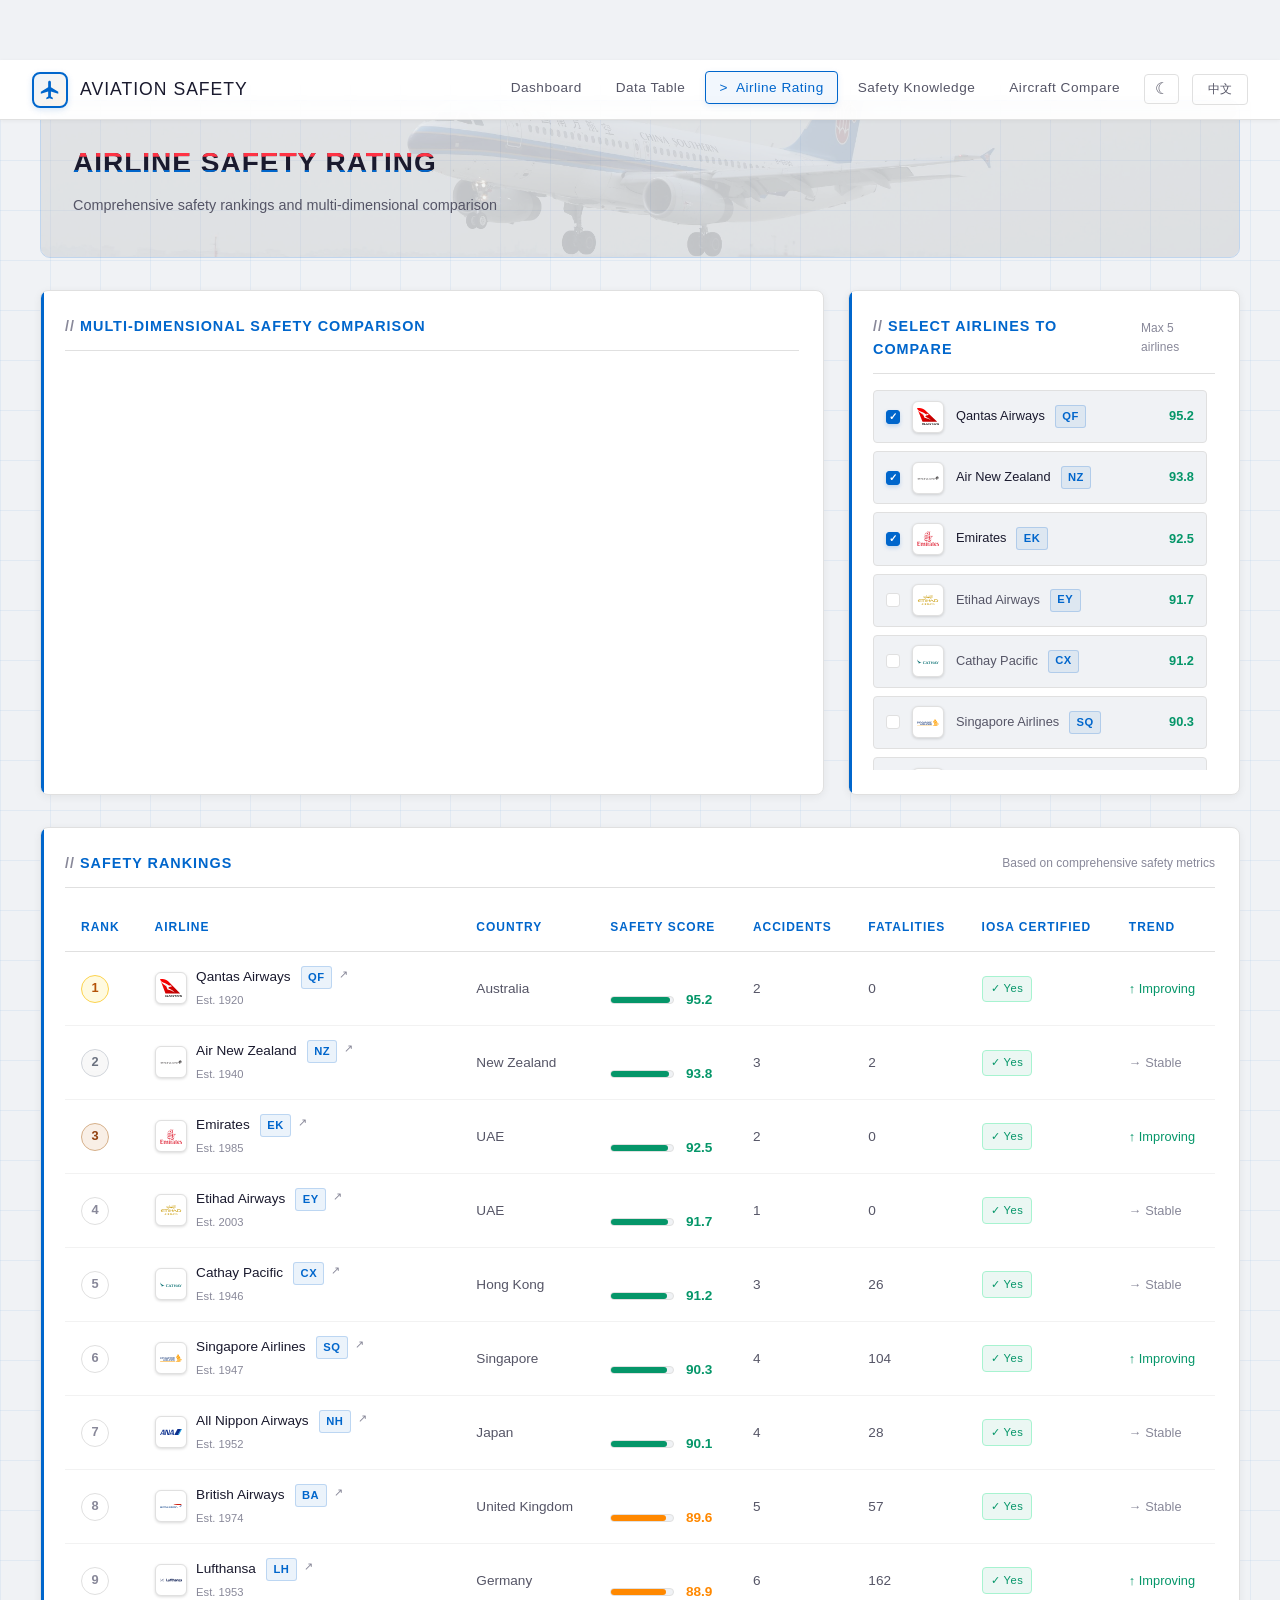
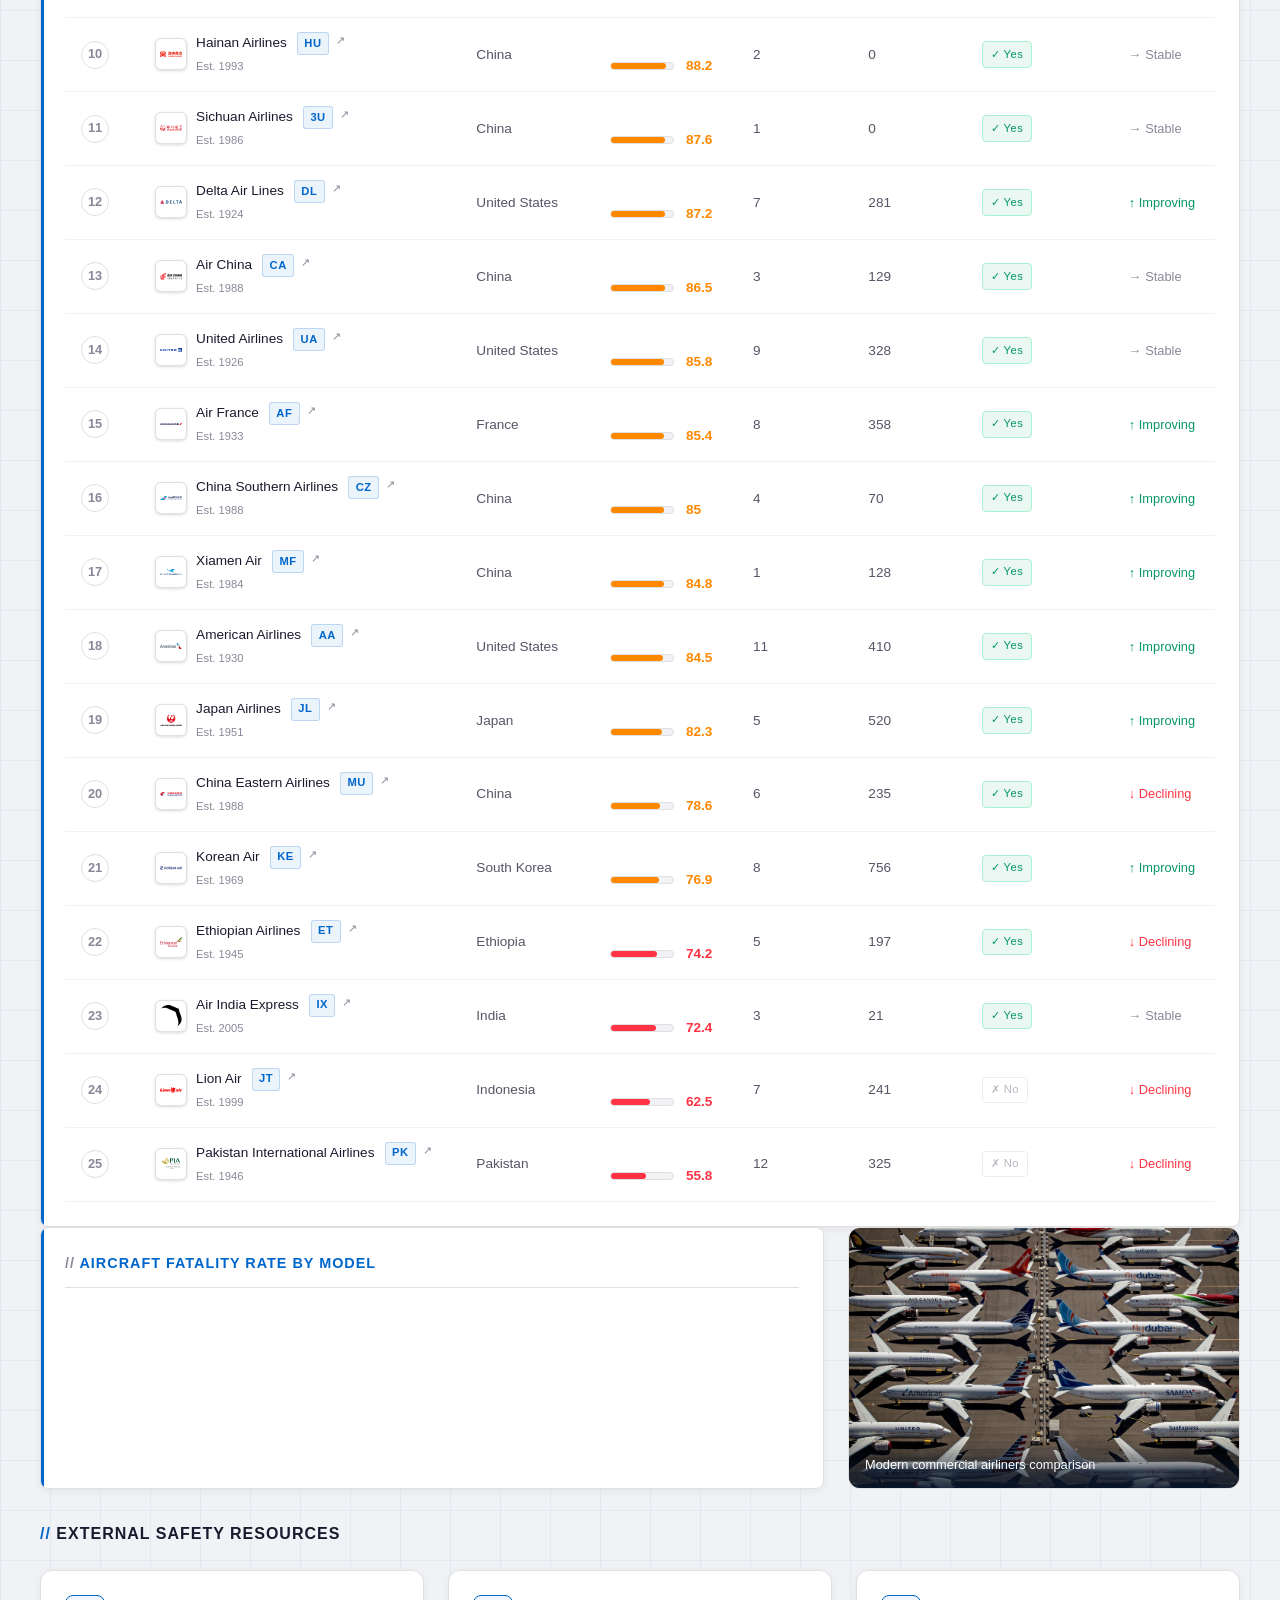
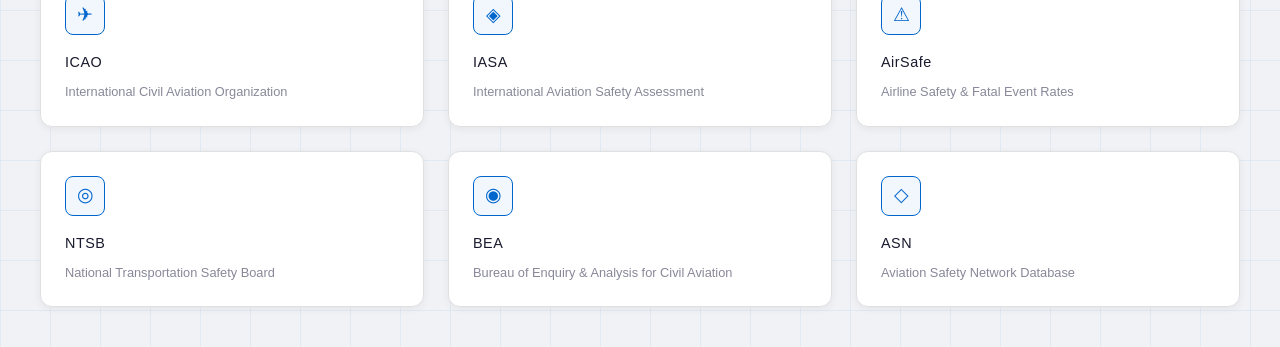
<file: rating.html>
<!DOCTYPE html>
<html lang="en">
<head>
    <meta charset="UTF-8">
    <meta name="viewport" content="width=device-width, initial-scale=1.0">
    <title data-i18n-title="pageTitleRating">Aviation Safety Analytics | Airline Rating</title>
    
    <!-- Chart.js -->
    <script src="lib/chart.umd.min.js" defer></script>
    
    <!-- Styles -->
    <link rel="stylesheet" href="css/common.css">
    <link rel="stylesheet" href="css/rating.css">
</head>
<body>
    <div class="bg-grid"></div>
    
    <!-- Navigation -->
    <nav class="navbar">
        <a href="index.html" class="navbar-brand">
            <div class="logo"><svg viewBox="0 0 24 24" xmlns="http://www.w3.org/2000/svg"><path d="M21 16v-2l-8-5V3.5C13 2.67 12.33 2 11.5 2S10 2.67 10 3.5V9l-8 5v2l8-2.5V19l-2 1.5V22l3.5-1 3.5 1v-1.5L13 19v-5.5l8 2.5z"/></svg></div>
            <span data-i18n="nav.brand">AVIATION SAFETY</span>
        </a>
        <ul class="navbar-nav">
            <li><a href="index.html" class="nav-link" data-i18n="nav.dashboard">Dashboard</a></li>
            <li><a href="table.html" class="nav-link" data-i18n="nav.dataTable">Data Table</a></li>
            <li><a href="rating.html" class="nav-link active" data-i18n="nav.airlineRating">Airline Rating</a></li>
            <li><a href="safety-knowledge.html" class="nav-link" data-i18n="nav.safetyKnowledge">Safety Knowledge</a></li>
            <li><a href="aircraft-comparison.html" class="nav-link" data-i18n="nav.aircraftCompare">Aircraft Compare</a></li>
            
            <li><button class="theme-toggle" id="themeToggle" aria-label="Toggle dark mode">☾</button></li>
            <li><button class="lang-switch" id="langSwitch" aria-label="Switch language" data-i18n="lang.switch">中文</button></li>
        </ul>
        <button class="nav-hamburger" aria-label="Menu" aria-expanded="false">
            <span></span>
            <span></span>
            <span></span>
        </button>
    </nav>
    <div class="nav-overlay"></div>
    
    
    
    <!-- Main Content -->
    <main class="main-content">
        <div class="page-header page-header-rating">
            <h1 class="page-title glitch-text" data-text="AIRLINE SAFETY RATING" data-i18n-glitch="page.airlineSafetyRating">AIRLINE SAFETY RATING</h1>
            <p class="page-subtitle" data-i18n="page.airlineSafetyRatingSub">Comprehensive safety rankings and multi-dimensional comparison</p>
        </div>
        
        <!-- Radar Comparison Section -->
        <div class="radar-section">
            <div class="card radar-chart-card">
                <div class="card-header">
                    <span class="card-title" data-i18n="rating.multiDimensionalComparison">Multi-Dimensional Safety Comparison</span>
                </div>
                <div class="chart-container radar-container">
                    <canvas id="radarChart"></canvas>
                </div>
            </div>
            <div class="card airline-selector">
                <div class="card-header">
                    <span class="card-title" data-i18n="rating.selectAirlines">Select Airlines to Compare</span>
                    <span class="card-subtitle" data-i18n="rating.maxAirline">Max 5 airlines</span>
                </div>
                <div class="airline-list" id="airlineList">
                </div>
            </div>
        </div>
        
        <!-- Rating Table -->
        <div class="card">
            <div class="card-header">
                <span class="card-title" data-i18n="rating.safetyRankings">Safety Rankings</span>
                <span class="card-subtitle" data-i18n="rating.basedOnMetrics">Based on comprehensive safety metrics</span>
            </div>
            <div class="table-container">
                <table class="rating-table">
                    <thead>
                        <tr>
                            <th data-i18n="rating.rank">Rank</th>
                            <th data-i18n="rating.airline">Airline</th>
                            <th data-i18n="rating.country">Country</th>
                            <th data-i18n="rating.safetyScore">Safety Score</th>
                            <th data-i18n="rating.accidents">Accidents</th>
                            <th data-i18n="rating.fatalities">Fatalities</th>
                            <th data-i18n="rating.iosaCertified">IOSA Certified</th>
                            <th data-i18n="rating.trend">Trend</th>
                        </tr>
                    </thead>
                    <tbody id="ratingTableBody">
                    </tbody>
                </table>
            </div>
        </div>
        
        <!-- Aircraft Safety Section -->
        <div class="aircraft-section">
            <div class="aircraft-section-grid">
                <div class="card">
                    <div class="card-header">
                        <span class="card-title" data-i18n="rating.aircraftFatalityRate">Aircraft Fatality Rate by Model</span>
                    </div>
                    <div class="chart-container">
                        <canvas id="aircraftChart"></canvas>
                    </div>
                </div>
                <div class="aircraft-image-card">
                    <img src="images/aircraft-comparison.jpg" alt="Aircraft Comparison" loading="lazy" data-i18n-alt="rating.aircraftComparison">
                    <div class="aircraft-image-caption" data-i18n="rating.aircraftComparisonDesc">Modern commercial airliners comparison</div>
                </div>
            </div>
        </div>
        
        <!-- External Resources -->
        <div class="external-resources">
            <h3 class="section-title" data-i18n="rating.externalResources">External Safety Resources</h3>
            <div class="resource-grid">
                <a href="https://www.icao.int" target="_blank" class="resource-card">
                    <div class="resource-icon">✈</div>
                    <div class="resource-title">ICAO</div>
                    <div class="resource-desc" data-i18n="rating.icaoDesc">International Civil Aviation Organization</div>
                </a>
                <a href="https://www.iasa.com" target="_blank" class="resource-card">
                    <div class="resource-icon">◈</div>
                    <div class="resource-title">IASA</div>
                    <div class="resource-desc" data-i18n="rating.iasaDesc">International Aviation Safety Assessment</div>
                </a>
                <a href="https://www.airsafe.com" target="_blank" class="resource-card">
                    <div class="resource-icon">⚠</div>
                    <div class="resource-title">AirSafe</div>
                    <div class="resource-desc" data-i18n="rating.airsafeDesc">Airline Safety & Fatal Event Rates</div>
                </a>
                <a href="https://www.ntsb.gov" target="_blank" class="resource-card">
                    <div class="resource-icon">◎</div>
                    <div class="resource-title">NTSB</div>
                    <div class="resource-desc" data-i18n="rating.ntsbDesc">National Transportation Safety Board</div>
                </a>
                <a href="https://www.bea.aero" target="_blank" class="resource-card">
                    <div class="resource-icon">◉</div>
                    <div class="resource-title">BEA</div>
                    <div class="resource-desc" data-i18n="rating.beaDesc">Bureau of Enquiry & Analysis for Civil Aviation</div>
                </a>
                <a href="https://aviation-safety.net" target="_blank" class="resource-card">
                    <div class="resource-icon">◇</div>
                    <div class="resource-title">ASN</div>
                    <div class="resource-desc" data-i18n="rating.asnDesc">Aviation Safety Network Database</div>
                </a>
            </div>
        </div>
    </main>
    
    <!-- Scripts -->
    <script src="js/common.js" defer></script>
    <script src="js/local-database.js" defer></script>
    <script src="js/data-loader.js" defer></script>
    <script src="js/rating.js" defer></script>
</body>
</html>
</file>
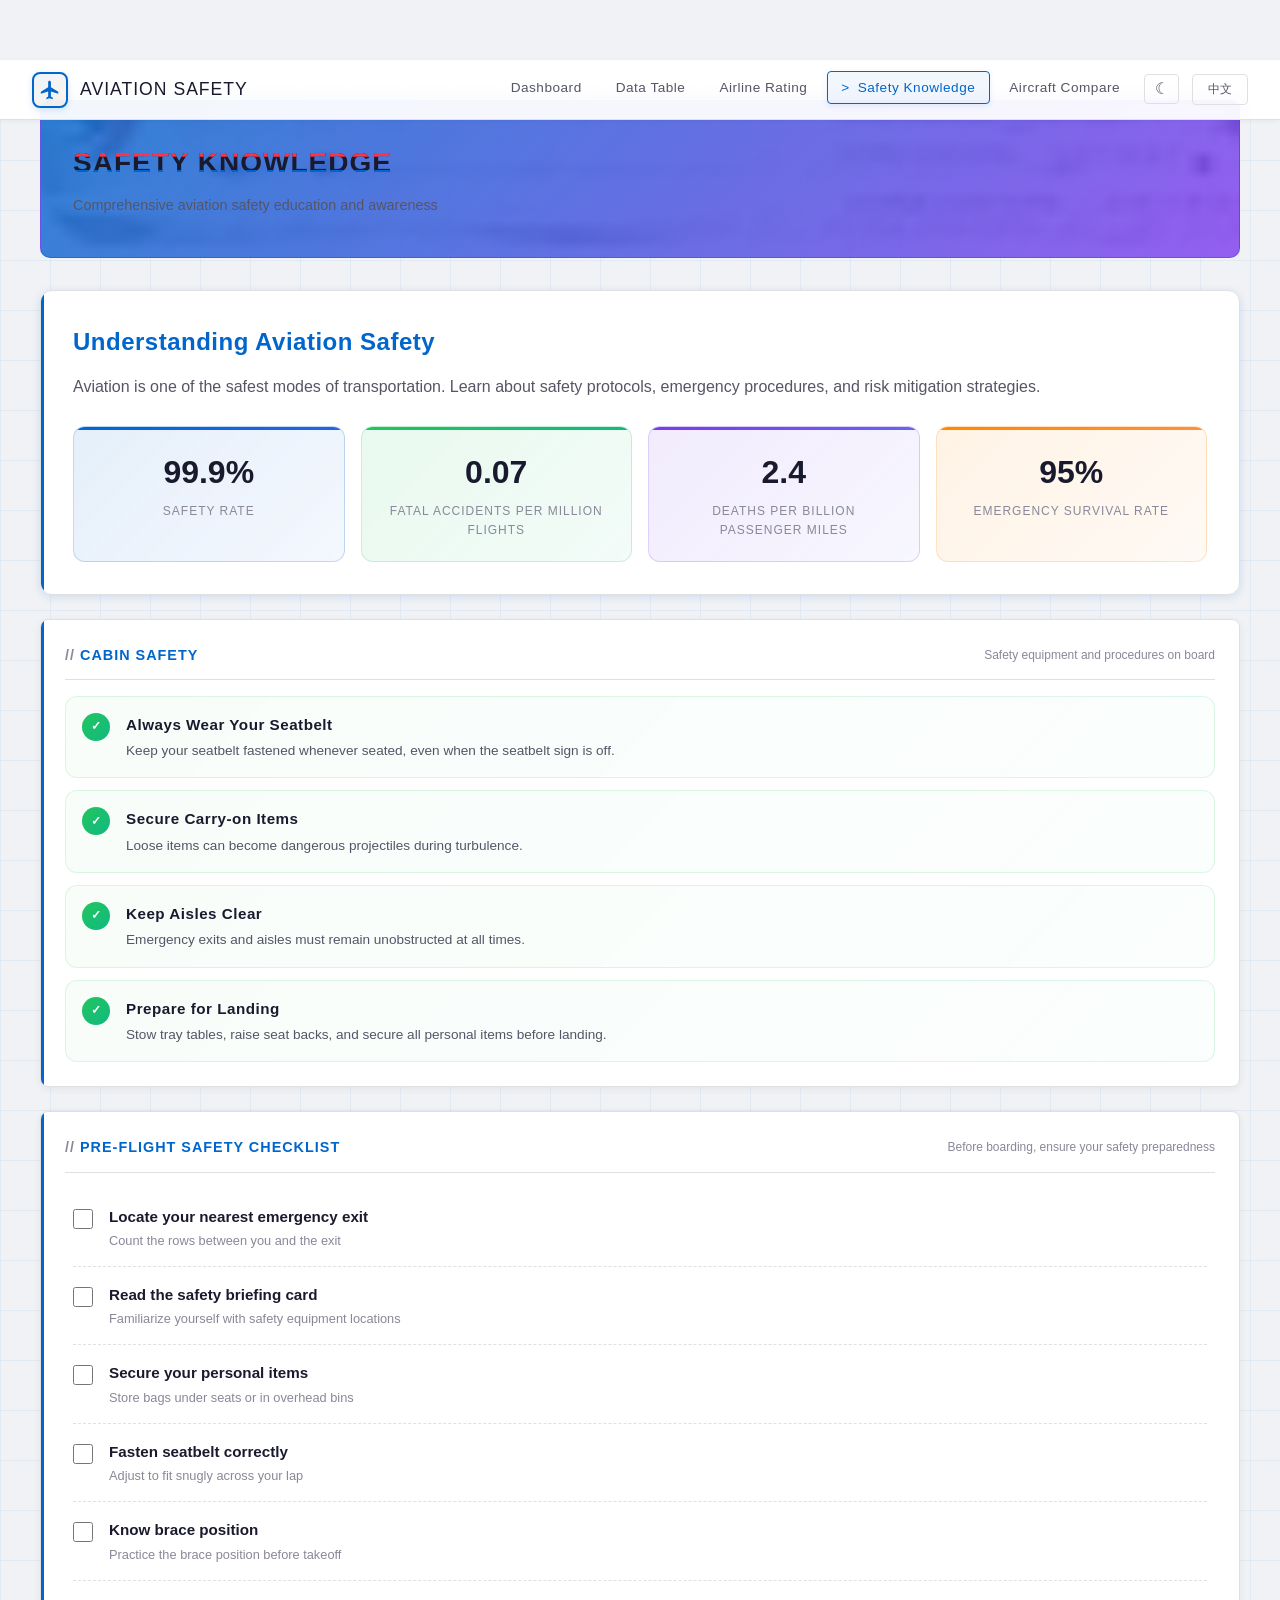
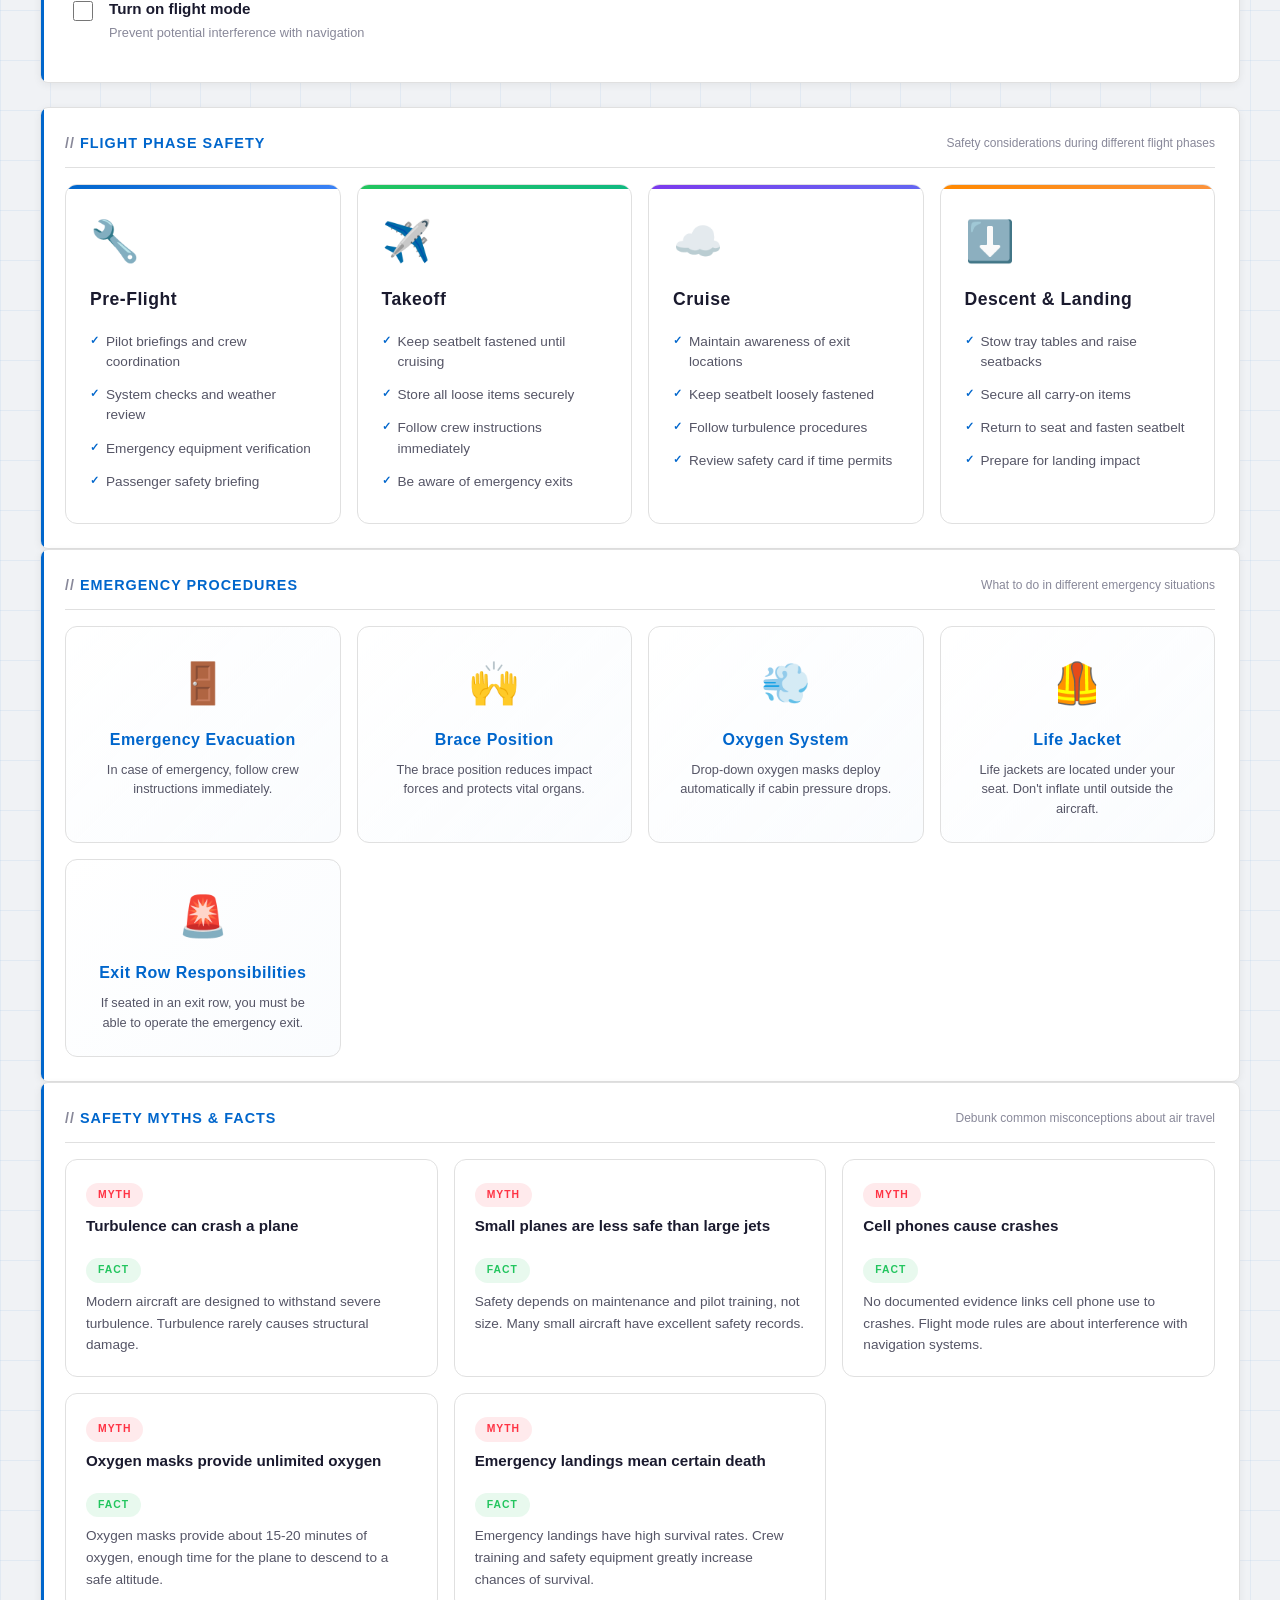
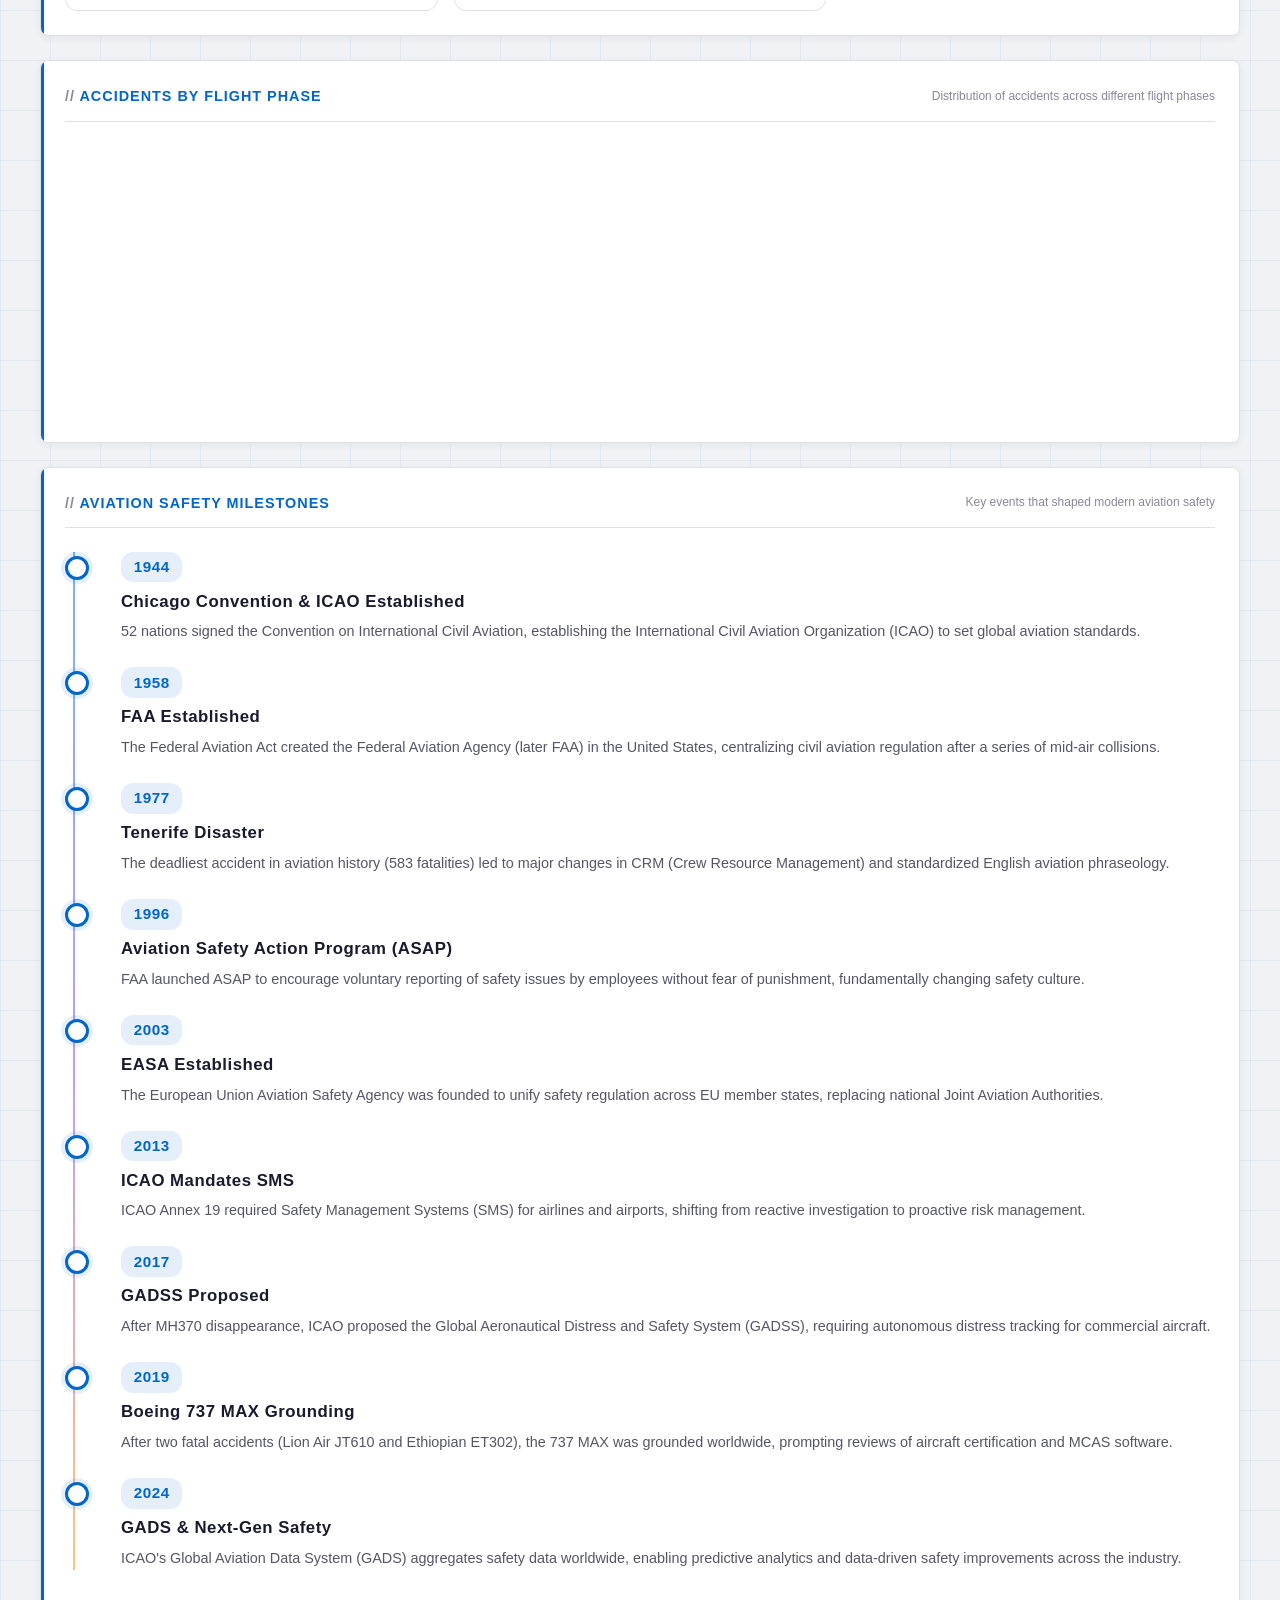
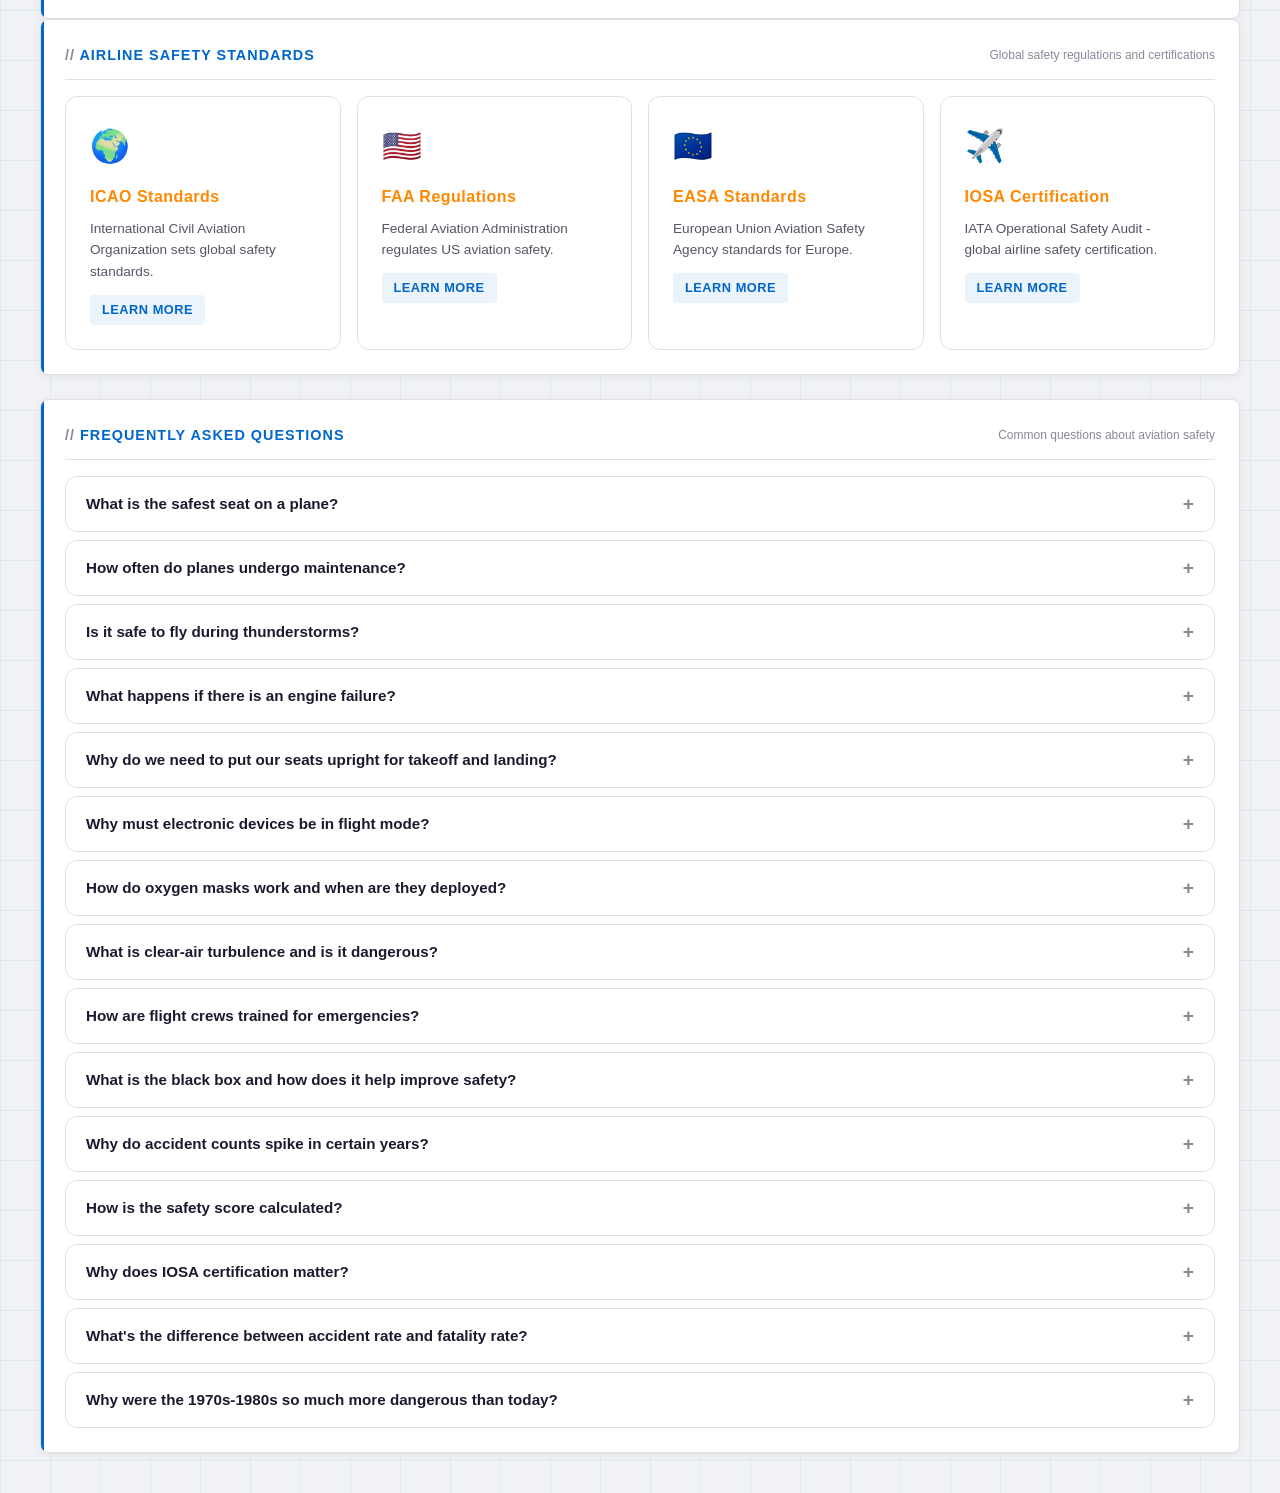
<file: safety-knowledge.html>
<!DOCTYPE html>
<html lang="en">
<head>
    <meta charset="UTF-8">
    <meta name="viewport" content="width=device-width, initial-scale=1.0">
    <title data-i18n-title="pageTitleKnowledge">Aviation Safety Analytics | Safety Knowledge</title>
    
    <script src="lib/chart.umd.min.js" defer></script>
    
    <link rel="stylesheet" href="css/common.css">
    <link rel="stylesheet" href="css/safety-knowledge.css">
</head>
<body>
    <div class="bg-grid"></div>
    
    <nav class="navbar">
        <a href="index.html" class="navbar-brand">
            <div class="logo"><svg viewBox="0 0 24 24" xmlns="http://www.w3.org/2000/svg"><path d="M21 16v-2l-8-5V3.5C13 2.67 12.33 2 11.5 2S10 2.67 10 3.5V9l-8 5v2l8-2.5V19l-2 1.5V22l3.5-1 3.5 1v-1.5L13 19v-5.5l8 2.5z"/></svg></div>
            <span data-i18n="nav.brand">AVIATION SAFETY</span>
        </a>
        <ul class="navbar-nav">
            <li><a href="index.html" class="nav-link" data-i18n="nav.dashboard">Dashboard</a></li>
            <li><a href="table.html" class="nav-link" data-i18n="nav.dataTable">Data Table</a></li>
            <li><a href="rating.html" class="nav-link" data-i18n="nav.airlineRating">Airline Rating</a></li>
            <li><a href="safety-knowledge.html" class="nav-link active" data-i18n="nav.safetyKnowledge">Safety Knowledge</a></li>
            <li><a href="aircraft-comparison.html" class="nav-link" data-i18n="nav.aircraftCompare">Aircraft Compare</a></li>
            <!-- 该页面无需筛选面板，故不渲染 filter-indicator -->
            <li><button class="theme-toggle" id="themeToggle" aria-label="Toggle dark mode">☾</button></li>
            <li><button class="lang-switch" id="langSwitch" aria-label="Switch language" data-i18n="lang.switch">中文</button></li>
        </ul>
        <button class="nav-hamburger" aria-label="Menu" aria-expanded="false">
            <span></span>
            <span></span>
            <span></span>
        </button>
    </nav>
    <div class="nav-overlay"></div>
    
    <main class="main-content">
        <div class="page-header page-header-knowledge">
            <h1 class="page-title glitch-text" data-text="SAFETY KNOWLEDGE" data-i18n-glitch="page.safetyKnowledge">SAFETY KNOWLEDGE</h1>
            <p class="page-subtitle" data-i18n="page.safetyKnowledgeSub">Comprehensive aviation safety education and awareness</p>
        </div>
        
        <div class="intro-section">
            <div class="card intro-card">
                <h2 data-i18n="knowledge.introTitle">Understanding Aviation Safety</h2>
                <p data-i18n="knowledge.introDesc">Aviation is one of the safest modes of transportation. Learn about safety protocols, emergency procedures, and risk mitigation strategies.</p>
                <div class="safety-stats-grid">
                    <div class="knowledge-stat-card knowledge-stat-card-blue">
                        <div class="stat-value">99.9%</div>
                        <div class="stat-label" data-i18n="knowledge.safetyRate">Safety Rate</div>
                    </div>
                    <div class="knowledge-stat-card knowledge-stat-card-green">
                        <div class="stat-value">0.07</div>
                        <div class="stat-label" data-i18n="knowledge.fatalAccidentsPerMillion">Fatal Accidents per Million Flights</div>
                    </div>
                    <div class="knowledge-stat-card knowledge-stat-card-purple">
                        <div class="stat-value">2.4</div>
                        <div class="stat-label" data-i18n="knowledge.deathsPerBillionMiles">Deaths per Billion Passenger Miles</div>
                    </div>
                    <div class="knowledge-stat-card knowledge-stat-card-orange">
                        <div class="stat-value">95%</div>
                        <div class="stat-label" data-i18n="knowledge.emergencySurvivalRate">Emergency Survival Rate</div>
                    </div>
                </div>
            </div>
        </div>
        
        <div class="cabin-section">
            <div class="card">
                <div class="card-header">
                    <span class="card-title" data-i18n="knowledge.cabinSafetyTitle">Cabin Safety</span>
                    <span class="card-subtitle" data-i18n="knowledge.cabinSafetyDesc">Safety equipment and procedures on board</span>
                </div>
                <div class="cabin-tips">
                    <div class="tip-card">
                        <div class="tip-icon">✓</div>
                        <div class="tip-content">
                            <h4 data-i18n="knowledge.seatbelt">Always Wear Your Seatbelt</h4>
                            <p data-i18n="knowledge.seatbeltDesc">Keep your seatbelt fastened whenever seated, even when the seatbelt sign is off.</p>
                        </div>
                    </div>
                    <div class="tip-card">
                        <div class="tip-icon">✓</div>
                        <div class="tip-content">
                            <h4 data-i18n="knowledge.carryOn">Secure Carry-on Items</h4>
                            <p data-i18n="knowledge.carryOnDesc">Loose items can become dangerous projectiles during turbulence.</p>
                        </div>
                    </div>
                    <div class="tip-card">
                        <div class="tip-icon">✓</div>
                        <div class="tip-content">
                            <h4 data-i18n="knowledge.aisle">Keep Aisles Clear</h4>
                            <p data-i18n="knowledge.aisleDesc">Emergency exits and aisles must remain unobstructed at all times.</p>
                        </div>
                    </div>
                    <div class="tip-card">
                        <div class="tip-icon">✓</div>
                        <div class="tip-content">
                            <h4 data-i18n="knowledge.landing">Prepare for Landing</h4>
                            <p data-i18n="knowledge.landingDesc">Stow tray tables, raise seat backs, and secure all personal items before landing.</p>
                        </div>
                    </div>
                </div>
            </div>
        </div>
        
        <div class="checklist-section">
            <div class="card">
                <div class="card-header">
                    <span class="card-title" data-i18n="knowledge.checklistTitle">Pre-Flight Safety Checklist</span>
                    <span class="card-subtitle" data-i18n="knowledge.checklistDesc">Before boarding, ensure your safety preparedness</span>
                </div>
                <div class="checklist-container">
                    <div class="checklist-item">
                        <input type="checkbox" id="check-1">
                        <label for="check-1">
                            <span class="check-label" data-i18n="knowledge.check1">Locate your nearest emergency exit</span>
                            <span class="check-desc" data-i18n="knowledge.check1Desc">Count the rows between you and the exit</span>
                        </label>
                    </div>
                    <div class="checklist-item">
                        <input type="checkbox" id="check-2">
                        <label for="check-2">
                            <span class="check-label" data-i18n="knowledge.check2">Read the safety briefing card</span>
                            <span class="check-desc" data-i18n="knowledge.check2Desc">Familiarize yourself with safety equipment locations</span>
                        </label>
                    </div>
                    <div class="checklist-item">
                        <input type="checkbox" id="check-3">
                        <label for="check-3">
                            <span class="check-label" data-i18n="knowledge.check3">Secure your personal items</span>
                            <span class="check-desc" data-i18n="knowledge.check3Desc">Store bags under seats or in overhead bins</span>
                        </label>
                    </div>
                    <div class="checklist-item">
                        <input type="checkbox" id="check-4">
                        <label for="check-4">
                            <span class="check-label" data-i18n="knowledge.check4">Fasten seatbelt correctly</span>
                            <span class="check-desc" data-i18n="knowledge.check4Desc">Adjust to fit snugly across your lap</span>
                        </label>
                    </div>
                    <div class="checklist-item">
                        <input type="checkbox" id="check-5">
                        <label for="check-5">
                            <span class="check-label" data-i18n="knowledge.check5">Know brace position</span>
                            <span class="check-desc" data-i18n="knowledge.check5Desc">Practice the brace position before takeoff</span>
                        </label>
                    </div>
                    <div class="checklist-item">
                        <input type="checkbox" id="check-6">
                        <label for="check-6">
                            <span class="check-label" data-i18n="knowledge.check6">Turn on flight mode</span>
                            <span class="check-desc" data-i18n="knowledge.check6Desc">Prevent potential interference with navigation</span>
                        </label>
                    </div>
                </div>
            </div>
        </div>
        
        <div class="flight-phase-section">
            <div class="card">
                <div class="card-header">
                    <span class="card-title" data-i18n="knowledge.flightPhaseTitle">Flight Phase Safety</span>
                    <span class="card-subtitle" data-i18n="knowledge.flightPhaseDesc">Safety considerations during different flight phases</span>
                </div>
                <div class="flight-phases-grid">
                    <div class="phase-card phase-preflight">
                        <div class="phase-icon">🔧</div>
                        <h3 data-i18n="knowledge.preflight">Pre-Flight</h3>
                        <ul class="phase-list">
                            <li data-i18n="knowledge.preflight1">Pilot briefings and crew coordination</li>
                            <li data-i18n="knowledge.preflight2">System checks and weather review</li>
                            <li data-i18n="knowledge.preflight3">Emergency equipment verification</li>
                            <li data-i18n="knowledge.preflight4">Passenger safety briefing</li>
                        </ul>
                    </div>
                    <div class="phase-card phase-takeoff">
                        <div class="phase-icon">✈️</div>
                        <h3 data-i18n="knowledge.takeoff">Takeoff</h3>
                        <ul class="phase-list">
                            <li data-i18n="knowledge.takeoff1">Keep seatbelt fastened until cruising</li>
                            <li data-i18n="knowledge.takeoff2">Store all loose items securely</li>
                            <li data-i18n="knowledge.takeoff3">Follow crew instructions immediately</li>
                            <li data-i18n="knowledge.takeoff4">Be aware of emergency exits</li>
                        </ul>
                    </div>
                    <div class="phase-card phase-cruise">
                        <div class="phase-icon">☁️</div>
                        <h3 data-i18n="knowledge.cruise">Cruise</h3>
                        <ul class="phase-list">
                            <li data-i18n="knowledge.cruise1">Maintain awareness of exit locations</li>
                            <li data-i18n="knowledge.cruise2">Keep seatbelt loosely fastened</li>
                            <li data-i18n="knowledge.cruise3">Follow turbulence procedures</li>
                            <li data-i18n="knowledge.cruise4">Review safety card if time permits</li>
                        </ul>
                    </div>
                    <div class="phase-card phase-descent">
                        <div class="phase-icon">⬇️</div>
                        <h3 data-i18n="knowledge.descent">Descent & Landing</h3>
                        <ul class="phase-list">
                            <li data-i18n="knowledge.descent1">Stow tray tables and raise seatbacks</li>
                            <li data-i18n="knowledge.descent2">Secure all carry-on items</li>
                            <li data-i18n="knowledge.descent3">Return to seat and fasten seatbelt</li>
                            <li data-i18n="knowledge.descent4">Prepare for landing impact</li>
                        </ul>
                    </div>
                </div>
            </div>
        </div>
        
        <div class="emergency-section">
            <div class="card">
                <div class="card-header">
                    <span class="card-title" data-i18n="knowledge.emergencyTitle">Emergency Procedures</span>
                    <span class="card-subtitle" data-i18n="knowledge.emergencyDesc">What to do in different emergency situations</span>
                </div>
                <div class="emergency-grid">
                    <div class="emergency-card" id="emergency-evacuation">
                        <div class="emergency-icon">🚪</div>
                        <h3 data-i18n="knowledge.evacuation">Emergency Evacuation</h3>
                        <p data-i18n="knowledge.evacuationDesc">In case of emergency, follow crew instructions immediately.</p>
                    </div>
                    <div class="emergency-card" id="emergency-brace">
                        <div class="emergency-icon">🙌</div>
                        <h3 data-i18n="knowledge.brace">Brace Position</h3>
                        <p data-i18n="knowledge.braceDesc">The brace position reduces impact forces and protects vital organs.</p>
                    </div>
                    <div class="emergency-card" id="emergency-oxygen">
                        <div class="emergency-icon">💨</div>
                        <h3 data-i18n="knowledge.oxygen">Oxygen System</h3>
                        <p data-i18n="knowledge.oxygenDesc">Drop-down oxygen masks deploy automatically if cabin pressure drops.</p>
                    </div>
                    <div class="emergency-card" id="emergency-lifejacket">
                        <div class="emergency-icon">🦺</div>
                        <h3 data-i18n="knowledge.lifeJacket">Life Jacket</h3>
                        <p data-i18n="knowledge.lifeJacketDesc">Life jackets are located under your seat. Don't inflate until outside the aircraft.</p>
                    </div>
                    <div class="emergency-card" id="emergency-exit">
                        <div class="emergency-icon">🚨</div>
                        <h3 data-i18n="knowledge.exitRow">Exit Row Responsibilities</h3>
                        <p data-i18n="knowledge.exitRowDesc">If seated in an exit row, you must be able to operate the emergency exit.</p>
                    </div>
                </div>
            </div>
        </div>
        
        <div class="myths-section">
            <div class="card">
                <div class="card-header">
                    <span class="card-title" data-i18n="knowledge.safetyMythsTitle">Safety Myths & Facts</span>
                    <span class="card-subtitle" data-i18n="knowledge.safetyMythsDesc">Debunk common misconceptions about air travel</span>
                </div>
                <div class="myths-grid">
                    <div class="myth-card">
                        <div class="myth-badge" data-i18n="knowledge.myth">Myth</div>
                        <div class="myth-text" data-i18n="knowledge.myth1">Turbulence can crash a plane</div>
                        <div class="fact-badge" data-i18n="knowledge.fact">Fact</div>
                        <div class="fact-text" data-i18n="knowledge.fact1">Modern aircraft are designed to withstand severe turbulence. Turbulence rarely causes structural damage.</div>
                    </div>
                    <div class="myth-card">
                        <div class="myth-badge" data-i18n="knowledge.myth">Myth</div>
                        <div class="myth-text" data-i18n="knowledge.myth2">Small planes are less safe than large jets</div>
                        <div class="fact-badge" data-i18n="knowledge.fact">Fact</div>
                        <div class="fact-text" data-i18n="knowledge.fact2">Safety depends on maintenance and pilot training, not size. Many small aircraft have excellent safety records.</div>
                    </div>
                    <div class="myth-card">
                        <div class="myth-badge" data-i18n="knowledge.myth">Myth</div>
                        <div class="myth-text" data-i18n="knowledge.myth3">Cell phones cause crashes</div>
                        <div class="fact-badge" data-i18n="knowledge.fact">Fact</div>
                        <div class="fact-text" data-i18n="knowledge.fact3">No documented evidence links cell phone use to crashes. Flight mode rules are about interference with navigation systems.</div>
                    </div>
                    <div class="myth-card">
                        <div class="myth-badge" data-i18n="knowledge.myth">Myth</div>
                        <div class="myth-text" data-i18n="knowledge.myth4">Oxygen masks provide unlimited oxygen</div>
                        <div class="fact-badge" data-i18n="knowledge.fact">Fact</div>
                        <div class="fact-text" data-i18n="knowledge.fact4">Oxygen masks provide about 15-20 minutes of oxygen, enough time for the plane to descend to a safe altitude.</div>
                    </div>
                    <div class="myth-card">
                        <div class="myth-badge" data-i18n="knowledge.myth">Myth</div>
                        <div class="myth-text" data-i18n="knowledge.myth5">Emergency landings mean certain death</div>
                        <div class="fact-badge" data-i18n="knowledge.fact">Fact</div>
                        <div class="fact-text" data-i18n="knowledge.fact5">Emergency landings have high survival rates. Crew training and safety equipment greatly increase chances of survival.</div>
                    </div>
                </div>
            </div>
        </div>
        
        <div class="chart-section">
            <div class="card">
                <div class="card-header">
                    <span class="card-title" data-i18n="knowledge.accidentByPhase">Accidents by Flight Phase</span>
                    <span class="card-subtitle" data-i18n="knowledge.accidentByPhaseDesc">Distribution of accidents across different flight phases</span>
                </div>
                <div class="chart-container knowledge-chart">
                    <canvas id="phaseChart"></canvas>
                </div>
            </div>
        </div>
        
        <div class="timeline-section">
            <div class="card">
                <div class="card-header">
                    <span class="card-title" data-i18n="knowledge.timelineTitle">Aviation Safety Milestones</span>
                    <span class="card-subtitle" data-i18n="knowledge.timelineDesc">Key events that shaped modern aviation safety</span>
                </div>
                <div class="timeline">
                    <div class="timeline-item">
                        <div class="timeline-year">1944</div>
                        <div class="timeline-content">
                            <h4 data-i18n="knowledge.t1944Title">Chicago Convention & ICAO Established</h4>
                            <p data-i18n="knowledge.t1944Desc">52 nations signed the Convention on International Civil Aviation, establishing the International Civil Aviation Organization (ICAO) to set global aviation standards.</p>
                        </div>
                    </div>
                    <div class="timeline-item">
                        <div class="timeline-year">1958</div>
                        <div class="timeline-content">
                            <h4 data-i18n="knowledge.t1958Title">FAA Established</h4>
                            <p data-i18n="knowledge.t1958Desc">The Federal Aviation Act created the Federal Aviation Agency (later FAA) in the United States, centralizing civil aviation regulation after a series of mid-air collisions.</p>
                        </div>
                    </div>
                    <div class="timeline-item">
                        <div class="timeline-year">1977</div>
                        <div class="timeline-content">
                            <h4 data-i18n="knowledge.t1977Title">Tenerife Disaster</h4>
                            <p data-i18n="knowledge.t1977Desc">The deadliest accident in aviation history (583 fatalities) led to major changes in CRM (Crew Resource Management) and standardized English aviation phraseology.</p>
                        </div>
                    </div>
                    <div class="timeline-item">
                        <div class="timeline-year">1996</div>
                        <div class="timeline-content">
                            <h4 data-i18n="knowledge.t1996Title">Aviation Safety Action Program (ASAP)</h4>
                            <p data-i18n="knowledge.t1996Desc">FAA launched ASAP to encourage voluntary reporting of safety issues by employees without fear of punishment, fundamentally changing safety culture.</p>
                        </div>
                    </div>
                    <div class="timeline-item">
                        <div class="timeline-year">2003</div>
                        <div class="timeline-content">
                            <h4 data-i18n="knowledge.t2003Title">EASA Established</h4>
                            <p data-i18n="knowledge.t2003Desc">The European Union Aviation Safety Agency was founded to unify safety regulation across EU member states, replacing national Joint Aviation Authorities.</p>
                        </div>
                    </div>
                    <div class="timeline-item">
                        <div class="timeline-year">2013</div>
                        <div class="timeline-content">
                            <h4 data-i18n="knowledge.t2013Title">ICAO Mandates SMS</h4>
                            <p data-i18n="knowledge.t2013Desc">ICAO Annex 19 required Safety Management Systems (SMS) for airlines and airports, shifting from reactive investigation to proactive risk management.</p>
                        </div>
                    </div>
                    <div class="timeline-item">
                        <div class="timeline-year">2017</div>
                        <div class="timeline-content">
                            <h4 data-i18n="knowledge.t2017Title">GADSS Proposed</h4>
                            <p data-i18n="knowledge.t2017Desc">After MH370 disappearance, ICAO proposed the Global Aeronautical Distress and Safety System (GADSS), requiring autonomous distress tracking for commercial aircraft.</p>
                        </div>
                    </div>
                    <div class="timeline-item">
                        <div class="timeline-year">2019</div>
                        <div class="timeline-content">
                            <h4 data-i18n="knowledge.t2019Title">Boeing 737 MAX Grounding</h4>
                            <p data-i18n="knowledge.t2019Desc">After two fatal accidents (Lion Air JT610 and Ethiopian ET302), the 737 MAX was grounded worldwide, prompting reviews of aircraft certification and MCAS software.</p>
                        </div>
                    </div>
                    <div class="timeline-item">
                        <div class="timeline-year">2024</div>
                        <div class="timeline-content">
                            <h4 data-i18n="knowledge.t2024Title">GADS & Next-Gen Safety</h4>
                            <p data-i18n="knowledge.t2024Desc">ICAO's Global Aviation Data System (GADS) aggregates safety data worldwide, enabling predictive analytics and data-driven safety improvements across the industry.</p>
                        </div>
                    </div>
                </div>
            </div>
        </div>
        
        <div class="standards-section">
            <div class="card">
                <div class="card-header">
                    <span class="card-title" data-i18n="knowledge.airlineSafetyTitle">Airline Safety Standards</span>
                    <span class="card-subtitle" data-i18n="knowledge.airlineSafetyDesc">Global safety regulations and certifications</span>
                </div>
                <div class="standards-grid">
                    <a href="https://www.icao.int" target="_blank" rel="noopener noreferrer" class="standard-card">
                        <div class="standard-logo">🌍</div>
                        <h3 data-i18n="knowledge.icao">ICAO Standards</h3>
                        <p data-i18n="knowledge.icaoDesc">International Civil Aviation Organization sets global safety standards.</p>
                        <span class="standard-link" data-i18n="knowledge.learnMore">Learn More</span>
                    </a>
                    <a href="https://www.faa.gov" target="_blank" rel="noopener noreferrer" class="standard-card">
                        <div class="standard-logo">🇺🇸</div>
                        <h3 data-i18n="knowledge.faa">FAA Regulations</h3>
                        <p data-i18n="knowledge.faaDesc">Federal Aviation Administration regulates US aviation safety.</p>
                        <span class="standard-link" data-i18n="knowledge.learnMore">Learn More</span>
                    </a>
                    <a href="https://www.easa.europa.eu" target="_blank" rel="noopener noreferrer" class="standard-card">
                        <div class="standard-logo">🇪🇺</div>
                        <h3 data-i18n="knowledge.easa">EASA Standards</h3>
                        <p data-i18n="knowledge.easaDesc">European Union Aviation Safety Agency standards for Europe.</p>
                        <span class="standard-link" data-i18n="knowledge.learnMore">Learn More</span>
                    </a>
                    <a href="https://www.iata.org/en/programs/safety/iosa/" target="_blank" rel="noopener noreferrer" class="standard-card">
                        <div class="standard-logo">✈️</div>
                        <h3 data-i18n="knowledge.iosa">IOSA Certification</h3>
                        <p data-i18n="knowledge.iosaDesc">IATA Operational Safety Audit - global airline safety certification.</p>
                        <span class="standard-link" data-i18n="knowledge.learnMore">Learn More</span>
                    </a>
                </div>
            </div>
        </div>
        
        <div class="faq-section">
            <div class="card">
                <div class="card-header">
                    <span class="card-title" data-i18n="knowledge.faqTitle">Frequently Asked Questions</span>
                    <span class="card-subtitle" data-i18n="knowledge.faqDesc">Common questions about aviation safety</span>
                </div>
                <div class="faq-list">
                    <div class="faq-item">
                        <button class="faq-question" data-i18n="knowledge.faqQ1">What is the safest seat on a plane?</button>
                        <div class="faq-answer">
                            <p data-i18n="knowledge.faqA1">Studies suggest that seats near the exit rows or at the back of the plane may have slightly higher survival rates. However, the most important factor is following crew instructions and being prepared for emergencies.</p>
                        </div>
                    </div>
                    <div class="faq-item">
                        <button class="faq-question" data-i18n="knowledge.faqQ2">How often do planes undergo maintenance?</button>
                        <div class="faq-answer">
                            <p data-i18n="knowledge.faqA2">Commercial aircraft undergo routine maintenance every 200-300 flight hours or every 30 days, whichever comes first. Major inspections occur at regular intervals based on manufacturer recommendations and regulatory requirements.</p>
                        </div>
                    </div>
                    <div class="faq-item">
                        <button class="faq-question" data-i18n="knowledge.faqQ3">Is it safe to fly during thunderstorms?</button>
                        <div class="faq-answer">
                            <p data-i18n="knowledge.faqA3">Modern aircraft are designed to withstand lightning strikes and turbulence. Pilots receive real-time weather updates and will either fly around storms or delay takeoff/landing until conditions improve.</p>
                        </div>
                    </div>
                    <div class="faq-item">
                        <button class="faq-question" data-i18n="knowledge.faqQ4">What happens if there's an engine failure?</button>
                        <div class="faq-answer">
                            <p data-i18n="knowledge.faqA4">Commercial jets can safely fly with just one engine. Pilots are trained to handle engine failures and will divert to the nearest suitable airport. The remaining engine provides sufficient power for a safe landing.</p>
                        </div>
                    </div>
                    <div class="faq-item">
                        <button class="faq-question" data-i18n="knowledge.faqQ5">Why do we need to put our seats upright for takeoff and landing?</button>
                        <div class="faq-answer">
                            <p data-i18n="knowledge.faqA5">Upright seats allow passengers behind you to exit more quickly in an emergency. They also help maintain the structural integrity of the cabin and provide better protection in case of sudden deceleration.</p>
                        </div>
                    </div>
                    <div class="faq-item">
                        <button class="faq-question" data-i18n="knowledge.faqQ6">Why must electronic devices be in flight mode?</button>
                        <div class="faq-answer">
                            <p data-i18n="knowledge.faqA6">Electronic devices emit electromagnetic signals that may interfere with aircraft navigation and communication systems. Flight mode disables wireless transmissions while allowing you to use your device. Modern aircraft are better shielded, but flight mode remains a regulatory requirement as a precaution.</p>
                        </div>
                    </div>
                    <div class="faq-item">
                        <button class="faq-question" data-i18n="knowledge.faqQ7">How do oxygen masks work and when are they deployed?</button>
                        <div class="faq-answer">
                            <p data-i18n="knowledge.faqA7">Oxygen masks automatically deploy when cabin pressure drops below safe levels, typically above 14,000 feet. Pull the mask down firmly to start the oxygen flow, place it over your nose and mouth, and secure the elastic band. Always secure your own mask before helping others, including children.</p>
                        </div>
                    </div>
                    <div class="faq-item">
                        <button class="faq-question" data-i18n="knowledge.faqQ8">What is clear-air turbulence and is it dangerous?</button>
                        <div class="faq-answer">
                            <p data-i18n="knowledge.faqA8">Clear-air turbulence (CAT) occurs in cloudless skies, often near jet streams, and cannot be detected by radar. While unsettling, modern aircraft are built to withstand forces far exceeding any turbulence. Keeping your seatbelt fastened while seated is the best protection against unexpected turbulence injuries.</p>
                        </div>
                    </div>
                    <div class="faq-item">
                        <button class="faq-question" data-i18n="knowledge.faqQ9">How are flight crews trained for emergencies?</button>
                        <div class="faq-answer">
                            <p data-i18n="knowledge.faqA9">Pilots undergo rigorous recurrent training every six months in full-motion simulators, practicing engine failures, fires, decompression, and other emergencies. Cabin crew receive annual safety and evacuation training. All crew members must pass proficiency checks to maintain their qualifications.</p>
                        </div>
                    </div>
                    <div class="faq-item">
                        <button class="faq-question" data-i18n="knowledge.faqQ10">What is the black box and how does it help improve safety?</button>
                        <div class="faq-answer">
                            <p data-i18n="knowledge.faqA10">The "black box" consists of the Flight Data Recorder (FDR) and Cockpit Voice Recorder (CVR), both painted bright orange for visibility. They record flight parameters and cockpit audio, surviving crashes in crash-survivable memory units. Analysis of this data drives safety improvements across the entire aviation industry.</p>
                        </div>
                    </div>
                    <div class="faq-item">
                        <button class="faq-question" data-i18n="knowledge.faqQ11">Why do accident counts spike in certain years?</button>
                        <div class="faq-answer">
                            <p data-i18n="knowledge.faqA11">Spikes often reflect regulatory gaps, new technology adoption issues, or geopolitical events. For example, the 1970s saw high accident rates due to the rapid introduction of wide-body jets and less sophisticated weather radar. The 2014-2015 spike included MH370, MH17, and Germanwings—three unrelated rare events. Spikes drive industry-wide safety reviews.</p>
                        </div>
                    </div>
                    <div class="faq-item">
                        <button class="faq-question" data-i18n="knowledge.faqQ12">How is the safety score calculated?</button>
                        <div class="faq-answer">
                            <p data-i18n="knowledge.faqA12">Safety scores combine multiple weighted factors: fatality rate per million flights (40%), accident frequency over 10 years (25%), IOSA certification status (15%), fleet modernization (10%), and trend direction (10%). No single metric determines the score—a carrier with rare but severe accidents may still score well if overall operations are sound.</p>
                        </div>
                    </div>
                    <div class="faq-item">
                        <button class="faq-question" data-i18n="knowledge.faqQ13">Why does IOSA certification matter?</button>
                        <div class="faq-answer">
                            <p data-i18n="knowledge.faqA13">The IATA Operational Safety Audit (IOSA) is a globally recognized safety standard. Airlines must pass rigorous audits covering organization, flight operations, and maintenance. Statistics show IOSA-registered airlines have a 4-5x lower accident rate than non-IOSA carriers. Major alliances require IOSA for membership.</p>
                        </div>
                    </div>
                    <div class="faq-item">
                        <button class="faq-question" data-i18n="knowledge.faqQ14">What's the difference between accident rate and fatality rate?</button>
                        <div class="faq-answer">
                            <p data-i18n="knowledge.faqA14">Accident rate counts incidents per million departures regardless of severity. Fatality rate counts deaths per billion passenger-kilometers. A regional airline with many minor incidents may have a high accident rate but low fatality rate, while a carrier with one catastrophic event shows the opposite pattern. Both metrics together give a complete picture.</p>
                        </div>
                    </div>
                    <div class="faq-item">
                        <button class="faq-question" data-i18n="knowledge.faqQ15">Why were the 1970s-1980s so much more dangerous than today?</button>
                        <div class="faq-answer">
                            <p data-i18n="knowledge.faqA15">Several factors: (1) Cockpit Resource Management (CRM) wasn't standardized until after Tenerife 1977; (2) Ground Proximity Warning Systems (GPWS) only became mandatory in the 1980s, eliminating many CFIT accidents; (3) Weather radar and wind shear detection were primitive; (4) Aircraft reliability was lower. Each major accident drove specific safety improvements that cumulatively reduced fatal accident rates by over 80%.</p>
                        </div>
                    </div>
                </div>
            </div>
        </div>
    </main>
    
    <script src="js/common.js" defer></script>
    <script src="js/local-database.js" defer></script>
    <script src="js/data-loader.js" defer></script>
    <script src="js/safety-knowledge.js" defer></script>
</body>
</html>
</file>
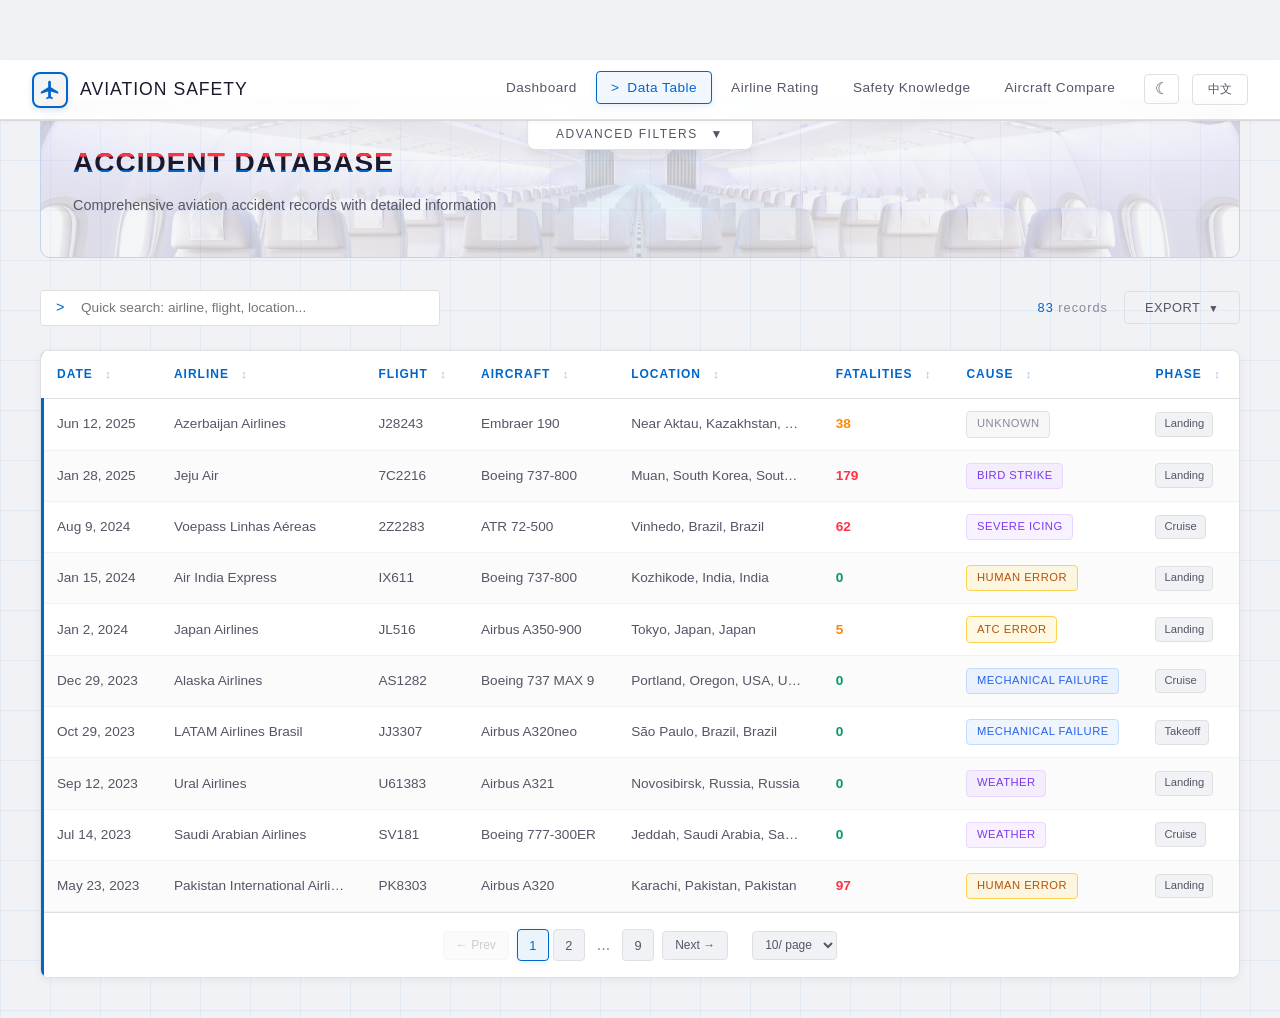
<file: table.html>
<!DOCTYPE html>
<html lang="en">
<head>
    <meta charset="UTF-8">
    <meta name="viewport" content="width=device-width, initial-scale=1.0">
    <title data-i18n-title="pageTitleTable">Aviation Safety Analytics | Data Table</title>
    
    <!-- Styles -->
    <link rel="stylesheet" href="css/common.css">
    <link rel="stylesheet" href="css/table.css">
</head>
<body>
    <div class="bg-grid"></div>
    
    <!-- Navigation -->
    <nav class="navbar">
        <a href="index.html" class="navbar-brand">
            <div class="logo"><svg viewBox="0 0 24 24" xmlns="http://www.w3.org/2000/svg"><path d="M21 16v-2l-8-5V3.5C13 2.67 12.33 2 11.5 2S10 2.67 10 3.5V9l-8 5v2l8-2.5V19l-2 1.5V22l3.5-1 3.5 1v-1.5L13 19v-5.5l8 2.5z"/></svg></div>
            <span data-i18n="nav.brand">AVIATION SAFETY</span>
        </a>
        <ul class="navbar-nav">
            <li><a href="index.html" class="nav-link" data-i18n="nav.dashboard">Dashboard</a></li>
            <li><a href="table.html" class="nav-link active" data-i18n="nav.dataTable">Data Table</a></li>
            <li><a href="rating.html" class="nav-link" data-i18n="nav.airlineRating">Airline Rating</a></li>
            <li><a href="safety-knowledge.html" class="nav-link" data-i18n="nav.safetyKnowledge">Safety Knowledge</a></li>
            <li><a href="aircraft-comparison.html" class="nav-link" data-i18n="nav.aircraftCompare">Aircraft Compare</a></li>
            <li><span class="filter-indicator"></span></li>
            <li><button class="theme-toggle" id="themeToggle" aria-label="Toggle dark mode">☾</button></li>
            <li><button class="lang-switch" id="langSwitch" aria-label="Switch language" data-i18n="lang.switch">中文</button></li>
        </ul>
        <button class="nav-hamburger" aria-label="Menu" aria-expanded="false">
            <span></span>
            <span></span>
            <span></span>
        </button>
    </nav>
    <div class="nav-overlay"></div>
    
    <!-- Filter Panel -->
    <div class="filter-panel">
        <div class="filter-content">
            <div class="filter-group">
                <label data-i18n="filter.region">Region</label>
                <select id="filter-region" multiple size="3"></select>
            </div>
            <div class="filter-group">
                <label data-i18n="filter.yearRange">Year Range</label>
                <div class="range-slider">
                    <input type="range" id="year-min">
                    <span class="range-value" id="year-min-val">1940</span>
                </div>
                <div class="range-slider">
                    <input type="range" id="year-max">
                    <span class="range-value" id="year-max-val">2024</span>
                </div>
            </div>
            <div class="filter-group">
                <label data-i18n="filter.airline">Airline</label>
                <select id="filter-airline" multiple size="3"></select>
            </div>
            <div class="filter-group">
                <label data-i18n="filter.aircraft">Aircraft</label>
                <select id="filter-aircraft" multiple size="3"></select>
            </div>
            <div class="filter-group">
                <label data-i18n="filter.accidentCause">Accident Cause</label>
                <div class="tag-filters" id="filter-causes"></div>
            </div>
            <div class="filter-group">
                <label data-i18n="filter.flightPhase">Flight Phase</label>
                <div class="tag-filters" id="filter-phases"></div>
            </div>
            <div class="filter-group">
                <label data-i18n="filter.fatalityRange">Fatality Range</label>
                <div class="range-slider">
                    <input type="range" id="fat-min">
                    <span class="range-value" id="fat-min-val">0</span>
                </div>
                <div class="range-slider">
                    <input type="range" id="fat-max">
                    <span class="range-value" id="fat-max-val">500</span>
                </div>
            </div>
            <div class="filter-group">
                <label data-i18n="filter.keywordSearch">Keyword Search</label>
                <input type="text" id="filter-keyword" placeholder="Search flights, locations..." data-i18n-ph="filter.keywordPlaceholder">
            </div>
            <div class="filter-actions">
                <button class="btn btn-danger" id="filter-reset" data-i18n="filter.resetAll">Reset All</button>
                <button class="btn btn-primary" id="filter-apply" data-i18n="filter.applyFilter">Apply Filter</button>
            </div>
        </div>
    </div>
    <button class="filter-toggle"><span data-i18n="filter.advancedFilters">ADVANCED FILTERS</span> <span class="arrow">▼</span></button>
    
    <!-- Main Content -->
    <main class="main-content">
        <div class="page-header page-header-table">
            <h1 class="page-title glitch-text" data-text="ACCIDENT DATABASE" data-i18n-glitch="page.accidentDatabase">ACCIDENT DATABASE</h1>
            <p class="page-subtitle" data-i18n="page.accidentDatabaseSub">Comprehensive aviation accident records with detailed information</p>
        </div>
        
        <!-- Table Toolbar -->
        <div class="table-toolbar">
            <div class="search-box">
                <input type="text" id="table-search" placeholder="Quick search: airline, flight, location..." data-i18n-ph="table.quickSearch">
            </div>
            <div class="toolbar-actions">
                <span class="result-count" id="resultCount">0 <span data-i18n="table.records">records</span></span>
                <div class="export-dropdown">
                <button class="btn" id="exportBtn">
                    <span data-i18n="table.export">Export</span>
                    <span class="export-arrow">▼</span>
                </button>
                <div class="export-menu">
                    <button class="export-option" data-format="csv" data-i18n="table.exportCsv">Export CSV</button>
                    <button class="export-option" data-format="excel" data-i18n="table.exportExcel">Export Excel</button>
                    <button class="export-option" data-format="json" data-i18n="table.exportJson">Export JSON</button>
                </div>
            </div>
            </div>
        </div>
        
        <!-- Data Table -->
        <div class="card table-card">
            <div class="table-container">
                <table class="data-table">
                    <thead>
                        <tr>
                            <th data-sort="date"><span data-i18n="table.date">Date</span> <span class="sort-arrow">↕</span></th>
                            <th data-sort="airline"><span data-i18n="table.airline">Airline</span> <span class="sort-arrow">↕</span></th>
                            <th data-sort="flightNumber"><span data-i18n="table.flight">Flight</span> <span class="sort-arrow">↕</span></th>
                            <th data-sort="aircraft"><span data-i18n="table.aircraft">Aircraft</span> <span class="sort-arrow">↕</span></th>
                            <th data-sort="location"><span data-i18n="table.location">Location</span> <span class="sort-arrow">↕</span></th>
                            <th data-sort="fatalities"><span data-i18n="table.fatalities">Fatalities</span> <span class="sort-arrow">↕</span></th>
                            <th data-sort="cause"><span data-i18n="table.cause">Cause</span> <span class="sort-arrow">↕</span></th>
                            <th data-sort="phase"><span data-i18n="table.phase">Phase</span> <span class="sort-arrow">↕</span></th>
                        </tr>
                    </thead>
                    <tbody id="tableBody">
                    </tbody>
                </table>
            </div>
            
            <!-- Pagination -->
            <div class="pagination">
                <button class="page-btn" id="prevPage" data-i18n="table.prev">← Prev</button>
                <div class="page-numbers" id="pageNumbers"></div>
                <button class="page-btn" id="nextPage" data-i18n="table.next">Next →</button>
                <select class="page-size" id="pageSize">
                    <option value="10">10</option>
                    <option value="20">20</option>
                    <option value="50">50</option>
                </select>
            </div>
        </div>
    </main>
    
    <!-- Scripts -->
    <script src="js/common.js" defer></script>
    <script src="js/local-database.js" defer></script>
    <script src="js/data-loader.js" defer></script>
    <script src="js/table.js" defer></script>
</body>
</html>
</file>
<file: css/common.css>
/* ===== CSS Variables ===== */
:root {
    --bg-primary: #f0f2f5;
    --bg-secondary: #ffffff;
    --bg-card: #ffffff;
    --bg-glass: rgba(255, 255, 255, 0.95);
    
    --color-primary: #0066CC;
    --color-secondary: #ff3344;
    --color-accent: #ff8800;
    --color-purple: #7c3aed;
    --color-blue: #2563eb;
    
    --text-primary: #1a1a2e;
    --text-secondary: #555566;
    --text-muted: #888899;
    
    --border-color: #e0e0e0;
    --border-glow: #0066CC;
    
    --font-display: 'Segoe UI', 'PingFang SC', 'Microsoft YaHei', sans-serif;
    --font-body: 'Segoe UI', 'PingFang SC', 'Microsoft YaHei', sans-serif;
    
    --glow-primary: 0 2px 8px rgba(0, 102, 204, 0.15);
    --glow-secondary: 0 2px 8px rgba(255, 51, 68, 0.15);
    
    --nav-height: 60px;
    
    /* Unified design tokens */
    --card-radius: 12px;
    --card-gap: 1.5rem;
    --card-padding: 1.5rem;
    --skeleton-base: #e8e8ec;
    --skeleton-shine: #f5f5f8;
    --chart-text-min: 12px;
}
/* ===== Dark Mode ===== */
[data-theme="dark"] {
    --bg-primary: #0f1117;
    --bg-secondary: #1a1d27;
    --bg-card: #1a1d27;
    --bg-glass: rgba(26, 29, 39, 0.95);
    
    --color-primary: #4d9fff;
    --color-secondary: #ff5566;
    --color-accent: #ffa033;
    --color-purple: #9d6cf0;
    --color-blue: #4d9fff;
    
    --text-primary: #e8e8f0;
    --text-secondary: #a0a0b8;
    --text-muted: #6a6a80;
    
    --border-color: #2a2d3a;
    --border-glow: #4d9fff;
    
    --glow-primary: 0 2px 8px rgba(77, 159, 255, 0.15);
    --glow-secondary: 0 2px 8px rgba(255, 85, 102, 0.15);
    
    --skeleton-base: #2a2d3a;
    --skeleton-shine: #353948;
}
/* 深色模式下表单元素样式 */
[data-theme="dark"] input,
[data-theme="dark"] select,
[data-theme="dark"] textarea {
    background: var(--bg-secondary);
    color: var(--text-primary);
    border-color: var(--border-color);
}
/* ===== Reset & Base ===== */
* {
    margin: 0;
    padding: 0;
    box-sizing: border-box;
}
html {
    scroll-behavior: smooth;
}
body {
    font-family: var(--font-body);
    background-color: var(--bg-primary);
    color: var(--text-primary);
    line-height: 1.6;
    overflow-x: hidden;
    min-height: 100vh;
    opacity: 0;
    animation: pageFadeIn 0.5s ease forwards;
}
@keyframes pageFadeIn {
    from {
        opacity: 0;
        transform: translateY(10px);
    }
    to {
        opacity: 1;
        transform: translateY(0);
    }
}
/* Grid Background */
.bg-grid {
    position: fixed;
    top: 0;
    left: 0;
    width: 100%;
    height: 100%;
    background-image: 
        linear-gradient(rgba(0, 102, 204, 0.06) 1px, transparent 1px),
        linear-gradient(90deg, rgba(0, 102, 204, 0.06) 1px, transparent 1px);
    background-size: 50px 50px;
    z-index: -1;
}
/* ===== Hero Banner ===== */
.hero-section {
    position: relative;
    width: calc(100% - 40px);
    max-width: 1600px;
    margin: 20px auto 30px;
    height: 300px;
    border-radius: 16px;
    overflow: hidden;
    box-shadow: 0 4px 20px rgba(0,0,0,0.1);
}
.hero-section img {
    width: 100%;
    height: 100%;
    object-fit: cover;
    display: block;
}
.hero-overlay {
    position: absolute;
    bottom: 0;
    left: 0;
    right: 0;
    padding: 60px 30px 25px;
    background: linear-gradient(to top, rgba(0,0,0,0.55), transparent);
    color: #ffffff;
}
.hero-title {
    font-family: var(--font-display);
    font-size: 2.2rem;
    font-weight: 700;
    margin-bottom: 8px;
    text-shadow: 0 2px 8px rgba(0,0,0,0.4);
    letter-spacing: 0.5px;
}
.hero-subtitle {
    font-family: var(--font-body);
    font-size: 1rem;
    opacity: 0.95;
    text-shadow: 0 1px 4px rgba(0,0,0,0.3);
}
/* ===== Typography ===== */
h1, h2, h3, h4, h5, h6 {
    font-family: var(--font-display);
    font-weight: 600;
    letter-spacing: 0.5px;
    color: var(--text-primary);
}
h1 { font-size: 2rem; }
h2 { font-size: 1.5rem; }
h3 { font-size: 1.25rem; }
h4 { font-size: 1.1rem; }
/* ===== Glitch Text Effect ===== */
.glitch-text {
    position: relative;
    display: inline-block;
}
.glitch-text::before,
.glitch-text::after {
    content: attr(data-text);
    position: absolute;
    top: 0;
    left: 0;
    width: 100%;
    height: 100%;
}
.glitch-text::before {
    color: var(--color-secondary);
    animation: glitch-1 2s infinite linear alternate-reverse;
    clip-path: polygon(0 0, 100% 0, 100% 35%, 0 35%);
}
.glitch-text::after {
    color: var(--color-primary);
    animation: glitch-2 3s infinite linear alternate-reverse;
    clip-path: polygon(0 65%, 100% 65%, 100% 100%, 0 100%);
}
@keyframes glitch-1 {
    0%, 100% { transform: translate(0); }
    20% { transform: translate(-2px, 1px); }
    40% { transform: translate(2px, -1px); }
    60% { transform: translate(-1px, 2px); }
    80% { transform: translate(1px, -2px); }
}
@keyframes glitch-2 {
    0%, 100% { transform: translate(0); }
    20% { transform: translate(2px, -1px); }
    40% { transform: translate(-2px, 1px); }
    60% { transform: translate(1px, -2px); }
    80% { transform: translate(-1px, 2px); }
}
/* ===== Navigation ===== */
.navbar {
    position: fixed;
    top: 0;
    left: 0;
    right: 0;
    height: var(--nav-height);
    background: var(--bg-glass);
    backdrop-filter: blur(10px);
    border-bottom: 1px solid var(--border-color);
    z-index: 1000;
    display: flex;
    align-items: center;
    justify-content: space-between;
    padding: 0 2rem;
    gap: 1rem;
    box-shadow: 0 1px 4px rgba(0,0,0,0.05);
}
.navbar-brand {
    display: flex;
    align-items: center;
    gap: 0.75rem;
    text-decoration: none;
    flex-shrink: 0;
}
.navbar-brand .logo {
    width: 36px;
    height: 36px;
    border: 2px solid var(--color-primary);
    border-radius: 8px;
    display: flex;
    align-items: center;
    justify-content: center;
    background: linear-gradient(135deg, rgba(0, 102, 204, 0.08) 0%, rgba(255, 136, 0, 0.08) 100%);
    box-shadow: 0 2px 6px rgba(0, 102, 204, 0.15);
    transition: all 0.3s ease;
}
.navbar-brand:hover .logo {
    border-color: var(--color-accent);
    box-shadow: 0 4px 12px rgba(255, 136, 0, 0.25);
    transform: rotate(-10deg) scale(1.05);
}
.navbar-brand .logo svg {
    width: 22px;
    height: 22px;
    fill: var(--color-primary);
    transition: fill 0.3s ease;
}
.navbar-brand:hover .logo svg {
    fill: var(--color-accent);
}
.navbar-brand span {
    font-family: var(--font-display);
    font-size: 1.1rem;
    color: var(--text-primary);
    letter-spacing: 1px;
}
.navbar-nav {
    display: flex;
    list-style: none;
    gap: 0.3rem;
    flex: 1;
    justify-content: flex-end;
    min-width: 0;
}
.nav-link {
    padding: 0.5rem 0.85rem;
    color: var(--text-secondary);
    text-decoration: none;
    font-family: var(--font-display);
    font-size: 0.85rem;
    letter-spacing: 0.5px;
    border: 1px solid transparent;
    border-radius: 4px;
    transition: all 0.3s ease;
    position: relative;
    white-space: nowrap;
    flex-shrink: 0;
}
.nav-link:hover,
.nav-link.active {
    color: var(--color-primary);
    border-color: var(--color-primary);
    background: rgba(0, 102, 204, 0.05);
    box-shadow: 0 2px 6px rgba(0, 102, 204, 0.1);
}
.nav-link.active::before {
    content: '>';
    margin-right: 0.5rem;
    color: var(--color-primary);
}
/* Filter Active Indicator */
.filter-indicator {
    width: 8px;
    height: 8px;
    border-radius: 50%;
    background: var(--color-secondary);
    box-shadow: 0 0 4px rgba(255, 51, 68, 0.3);
    animation: pulse 2s infinite;
    display: none;
}
.filter-indicator.active {
    display: inline-block;
}
@keyframes pulse {
    0%, 100% { opacity: 1; transform: scale(1); }
    50% { opacity: 0.5; transform: scale(1.2); }
}
/* Language Switch */
.lang-switch {
    padding: 0.4rem 0.9rem;
    border: 1px solid var(--border-color);
    background: transparent;
    color: var(--text-secondary);
    font-family: var(--font-display);
    font-size: 0.75rem;
    letter-spacing: 0.5px;
    cursor: pointer;
    border-radius: 4px;
    transition: all 0.3s ease;
    margin-left: 0.5rem;
    text-transform: uppercase;
    font-weight: 500;
}
.lang-switch:hover {
    color: var(--color-primary);
    border-color: var(--color-primary);
    background: rgba(0, 102, 204, 0.05);
}
/* Theme Toggle */
.theme-toggle {
    padding: 0.4rem 0.6rem;
    border: 1px solid var(--border-color);
    background: transparent;
    color: var(--text-secondary);
    cursor: pointer;
    border-radius: 4px;
    transition: all 0.3s ease;
    font-size: 1rem;
    line-height: 1;
    margin-left: 0.3rem;
}
.theme-toggle:hover {
    color: var(--color-accent);
    border-color: var(--color-accent);
}
/* Hamburger Menu */
.nav-hamburger {
    display: none;
    flex-direction: column;
    justify-content: center;
    gap: 5px;
    width: 36px;
    height: 36px;
    border: 1px solid var(--border-color);
    border-radius: 6px;
    background: transparent;
    cursor: pointer;
    padding: 0 8px;
    transition: all 0.3s ease;
}
.nav-hamburger span {
    display: block;
    height: 2px;
    width: 100%;
    background: var(--text-primary);
    border-radius: 2px;
    transition: all 0.3s ease;
}
.nav-hamburger.open span:nth-child(1) {
    transform: translateY(7px) rotate(45deg);
}
.nav-hamburger.open span:nth-child(2) {
    opacity: 0;
}
.nav-hamburger.open span:nth-child(3) {
    transform: translateY(-7px) rotate(-45deg);
}
/* Nav Overlay (mobile) */
.nav-overlay {
    display: none;
    position: fixed;
    top: var(--nav-height);
    left: 0;
    right: 0;
    bottom: 0;
    background: rgba(0, 0, 0, 0.4);
    z-index: 999;
}
.nav-overlay.active {
    display: block;
}
/* ===== Skeleton Loading ===== */
.skeleton-loader {
    background: linear-gradient(
        90deg,
        var(--skeleton-base) 25%,
        var(--skeleton-shine) 50%,
        var(--skeleton-base) 75%
    );
    background-size: 200% 100%;
    animation: skeleton-shimmer 1.5s infinite;
    border-radius: 6px;
}
@keyframes skeleton-shimmer {
    0% { background-position: 200% 0; }
    100% { background-position: -200% 0; }
}
.chart-skeleton {
    position: absolute;
    inset: 0;
    display: flex;
    flex-direction: column;
    gap: 0.75rem;
    padding: 1.5rem;
}
.chart-skeleton-bar {
    height: 12px;
    border-radius: 4px;
}
.chart-skeleton-bar:nth-child(1) { width: 80%; }
.chart-skeleton-bar:nth-child(2) { width: 65%; }
.chart-skeleton-bar:nth-child(3) { width: 90%; }
.chart-skeleton-bar:nth-child(4) { width: 55%; }
.chart-skeleton-bar:nth-child(5) { width: 70%; }
/* Empty State */
.empty-state {
    text-align: center;
    padding: 3rem 1.5rem;
    color: var(--text-muted);
}
.empty-state-icon {
    font-size: 2.5rem;
    margin-bottom: 0.75rem;
    opacity: 0.5;
}
.empty-state-text {
    font-size: 0.95rem;
    line-height: 1.6;
}
/* ===== Filter Panel ===== */
.filter-panel {
    position: fixed;
    top: var(--nav-height);
    left: 0;
    right: 0;
    background: linear-gradient(180deg, var(--bg-glass) 0%, var(--bg-secondary) 100%);
    backdrop-filter: blur(20px) saturate(180%);
    -webkit-backdrop-filter: blur(20px) saturate(180%);
    border-bottom: 1px solid var(--border-color);
    z-index: 999;
    max-height: 0;
    overflow: hidden;
    transition: max-height 0.5s cubic-bezier(0.4, 0, 0.2, 1);
    box-shadow: 0 8px 32px rgba(0, 0, 0, 0.08);
}
.filter-panel::before {
    content: '';
    position: absolute;
    top: 0;
    left: 0;
    right: 0;
    height: 1px;
    background: linear-gradient(90deg, transparent, var(--color-primary), transparent);
    opacity: 0.3;
}
.filter-panel.open {
    max-height: 600px;
}
.filter-toggle {
    position: fixed;
    top: calc(var(--nav-height) - 1px);
    left: 50%;
    transform: translateX(-50%);
    background: linear-gradient(180deg, var(--bg-secondary) 0%, var(--bg-card) 100%);
    border: 1px solid var(--border-color);
    border-top: none;
    color: var(--text-secondary);
    padding: 0.5rem 1.75rem;
    cursor: pointer;
    font-family: var(--font-display);
    font-size: 0.75rem;
    letter-spacing: 1.5px;
    z-index: 998;
    transition: all 0.3s cubic-bezier(0.4, 0, 0.2, 1);
    box-shadow: 0 4px 12px rgba(0, 0, 0, 0.06);
    border-radius: 0 0 8px 8px;
    font-weight: 500;
}
.filter-toggle:hover {
    color: var(--color-primary);
    border-color: var(--color-primary);
    box-shadow: 0 6px 20px rgba(0, 102, 204, 0.12);
    transform: translateX(-50%) translateY(2px);
}
.filter-toggle .arrow {
    display: inline-block;
    transition: transform 0.4s cubic-bezier(0.4, 0, 0.2, 1);
    margin-left: 0.5rem;
}
.filter-panel.open + .filter-toggle .arrow {
    transform: rotate(180deg);
}
.filter-panel.open + .filter-toggle {
    color: var(--color-primary);
    border-color: var(--color-primary);
}
.filter-content {
    padding: 2rem 2.5rem 1.5rem;
    display: grid;
    grid-template-columns: repeat(auto-fit, minmax(220px, 1fr));
    gap: 1.5rem;
}
.filter-group {
    display: flex;
    flex-direction: column;
    gap: 0.6rem;
    background: var(--bg-card);
    padding: 1rem 1.1rem;
    border-radius: 8px;
    border: 1px solid var(--border-color);
    transition: all 0.3s ease;
}
.filter-group:hover {
    border-color: rgba(0, 102, 204, 0.3);
    box-shadow: 0 2px 12px rgba(0, 102, 204, 0.06);
}
.filter-group label {
    font-family: var(--font-display);
    font-size: 0.7rem;
    color: var(--color-primary);
    letter-spacing: 1.5px;
    text-transform: uppercase;
    font-weight: 600;
    display: flex;
    align-items: center;
    gap: 0.4rem;
}
.filter-group label::before {
    content: '';
    width: 3px;
    height: 12px;
    background: linear-gradient(180deg, var(--color-primary), var(--color-accent));
    border-radius: 2px;
}
.filter-group select,
.filter-group input[type="text"] {
    background: var(--bg-secondary);
    border: 1px solid var(--border-color);
    color: var(--text-primary);
    padding: 0.6rem 0.8rem;
    font-family: var(--font-body);
    font-size: 0.85rem;
    outline: none;
    transition: all 0.3s ease;
    border-radius: 6px;
}
.filter-group select:focus,
.filter-group input[type="text"]:focus {
    border-color: var(--color-primary);
    box-shadow: 0 0 0 3px rgba(0, 102, 204, 0.1);
    background: var(--bg-primary);
}
.filter-group select[multiple] {
    min-height: 90px;
}
.filter-group select[multiple] option {
    padding: 0.3rem 0.5rem;
    border-radius: 4px;
}
.filter-group select[multiple] option:checked {
    background: rgba(0, 102, 204, 0.12);
    color: var(--color-primary);
}
/* Range Slider */
.range-slider {
    display: flex;
    align-items: center;
    gap: 0.6rem;
}
.range-slider input[type="range"] {
    flex: 1;
    -webkit-appearance: none;
    height: 6px;
    background: var(--bg-secondary);
    border: none;
    outline: none;
    border-radius: 3px;
    cursor: pointer;
}
.range-slider input[type="range"]::-webkit-slider-thumb {
    -webkit-appearance: none;
    width: 18px;
    height: 18px;
    background: linear-gradient(135deg, var(--color-primary), var(--color-accent));
    cursor: pointer;
    border-radius: 50%;
    box-shadow: 0 2px 8px rgba(0, 102, 204, 0.3);
    border: 2px solid var(--bg-primary);
    transition: all 0.2s ease;
}
.range-slider input[type="range"]::-webkit-slider-thumb:hover {
    transform: scale(1.15);
    box-shadow: 0 4px 12px rgba(0, 102, 204, 0.4);
}
.range-slider input[type="range"]::-moz-range-thumb {
    width: 18px;
    height: 18px;
    background: linear-gradient(135deg, var(--color-primary), var(--color-accent));
    cursor: pointer;
    border-radius: 50%;
    box-shadow: 0 2px 8px rgba(0, 102, 204, 0.3);
    border: 2px solid var(--bg-primary);
    transition: all 0.2s ease;
}
.range-slider input[type="range"]::-moz-range-thumb:hover {
    transform: scale(1.15);
    box-shadow: 0 4px 12px rgba(0, 102, 204, 0.4);
}
.range-value {
    font-size: 0.75rem;
    color: var(--color-accent);
    min-width: 65px;
    text-align: center;
    font-weight: 600;
    background: rgba(0, 153, 204, 0.08);
    padding: 0.25rem 0.5rem;
    border-radius: 4px;
    font-family: var(--font-mono, var(--font-body));
}
/* Tag Filters */
.tag-filters {
    display: flex;
    flex-wrap: wrap;
    gap: 0.4rem;
}
.filter-tag {
    padding: 0.35rem 0.85rem;
    background: var(--bg-secondary);
    border: 1px solid var(--border-color);
    color: var(--text-secondary);
    font-size: 0.75rem;
    cursor: pointer;
    transition: all 0.25s cubic-bezier(0.4, 0, 0.2, 1);
    user-select: none;
    border-radius: 20px;
    font-weight: 500;
}
.filter-tag:hover {
    border-color: var(--color-primary);
    color: var(--color-primary);
    background: rgba(0, 102, 204, 0.05);
    transform: translateY(-1px);
    box-shadow: 0 2px 8px rgba(0, 102, 204, 0.1);
}
.filter-tag.active {
    background: linear-gradient(135deg, var(--color-primary), var(--color-accent));
    border-color: transparent;
    color: white;
    box-shadow: 0 2px 10px rgba(0, 102, 204, 0.25);
    transform: translateY(-1px);
}
/* Filter Actions */
.filter-actions {
    grid-column: 1 / -1;
    display: flex;
    justify-content: flex-end;
    gap: 1rem;
    padding-top: 1.25rem;
    border-top: 1px solid var(--border-color);
    margin-top: 0.25rem;
}
.filter-actions .btn {
    padding: 0.6rem 1.5rem;
    border-radius: 6px;
    font-weight: 500;
    letter-spacing: 1px;
    position: relative;
    overflow: hidden;
}
.filter-actions .btn-primary {
    background: linear-gradient(135deg, var(--color-primary), var(--color-accent));
    color: white;
    border-color: transparent;
    box-shadow: 0 2px 10px rgba(0, 102, 204, 0.2);
}
.filter-actions .btn-primary:hover {
    box-shadow: 0 4px 16px rgba(0, 102, 204, 0.3);
    transform: translateY(-1px);
}
.filter-actions .btn-danger:hover {
    transform: translateY(-1px);
    box-shadow: 0 4px 12px rgba(255, 51, 68, 0.15);
}
/* ===== Buttons ===== */
.btn {
    padding: 0.5rem 1.25rem;
    background: transparent;
    border: 1px solid var(--border-color);
    color: var(--text-secondary);
    font-family: var(--font-display);
    font-size: 0.8rem;
    letter-spacing: 0.5px;
    cursor: pointer;
    transition: all 0.3s ease;
    text-transform: uppercase;
    border-radius: 4px;
}
.btn:hover {
    border-color: var(--color-primary);
    color: var(--color-primary);
    box-shadow: 0 2px 6px rgba(0, 102, 204, 0.1);
}
.btn-primary {
    background: rgba(0, 102, 204, 0.08);
    border-color: var(--color-primary);
    color: var(--color-primary);
}
.btn-primary:hover {
    background: rgba(0, 102, 204, 0.15);
}
.btn-danger {
    border-color: var(--color-secondary);
    color: var(--color-secondary);
}
.btn-danger:hover {
    background: rgba(255, 51, 68, 0.08);
    box-shadow: 0 2px 6px rgba(255, 51, 68, 0.1);
}
/* ===== Cards ===== */
.card {
    background: var(--bg-card);
    border: 1px solid var(--border-color);
    backdrop-filter: blur(10px);
    padding: 1.5rem;
    position: relative;
    overflow: hidden;
    border-radius: 8px;
    box-shadow: 0 2px 8px rgba(0,0,0,0.06);
}
.card::before {
    content: '';
    position: absolute;
    top: 0;
    left: 0;
    width: 3px;
    height: 100%;
    background: var(--color-primary);
    box-shadow: none;
}
.card-header {
    display: flex;
    align-items: center;
    justify-content: space-between;
    margin-bottom: 1rem;
    padding-bottom: 0.75rem;
    border-bottom: 1px solid var(--border-color);
}
.card-title {
    font-family: var(--font-display);
    font-size: 0.9rem;
    color: var(--color-primary);
    letter-spacing: 1px;
    text-transform: uppercase;
    font-weight: 600;
}
.card-title::before {
    content: '// ';
    color: var(--text-muted);
}
.card-subtitle {
    font-size: 0.75rem;
    color: var(--text-muted);
}
/* ===== Stat Cards ===== */
.stat-card {
    background: var(--bg-card);
    border: 1px solid var(--border-color);
    backdrop-filter: blur(10px);
    padding: 1.5rem;
    position: relative;
    overflow: hidden;
    transition: all 0.3s ease;
    border-radius: 8px;
    box-shadow: 0 2px 8px rgba(0,0,0,0.06);
}
.stat-card:hover {
    border-color: var(--color-primary);
    box-shadow: 0 4px 16px rgba(0, 102, 204, 0.12);
    transform: translateY(-2px);
}
.stat-card .stat-icon {
    position: absolute;
    top: 1rem;
    right: 1rem;
    width: 40px;
    height: 40px;
    border: 1px solid var(--border-color);
    display: flex;
    align-items: center;
    justify-content: center;
    color: var(--color-primary);
    font-size: 1.2rem;
    border-radius: 8px;
    background: rgba(0, 102, 204, 0.05);
}
.stat-card .stat-label {
    font-family: var(--font-display);
    font-size: 0.75rem;
    color: var(--text-secondary);
    letter-spacing: 1px;
    text-transform: uppercase;
    margin-bottom: 0.5rem;
    font-weight: 500;
}
.stat-card .stat-value {
    font-family: var(--font-display);
    font-size: 2rem;
    font-weight: 700;
    color: var(--text-primary);
    line-height: 1;
}
.stat-card .stat-value.danger {
    color: var(--color-secondary);
}
.stat-card .stat-value.success {
    color: #059669;
}
.stat-card .stat-value.warning {
    color: var(--color-accent);
}
.stat-card .stat-sub {
    font-size: 0.75rem;
    color: var(--text-muted);
    margin-top: 0.5rem;
}
/* ===== Main Content ===== */
.main-content {
    margin-top: var(--nav-height);
    padding: 2.5rem 2.5rem;
    min-height: calc(100vh - var(--nav-height));
}
.page-header {
    margin-bottom: 2rem;
    padding: 2.5rem 2rem;
    border-radius: 10px;
    overflow: hidden;
    position: relative;
    border: 1px solid rgba(0, 102, 204, 0.2);
}
.page-header::before {
    content: '';
    position: absolute;
    top: 0;
    left: 0;
    right: 0;
    bottom: 0;
    background-size: cover;
    background-position: center;
    opacity: 0.22;
    z-index: 0;
}
.page-header.page-header-dashboard::before {
    background-image: url('../images/bg-dashboard.jpg');
}
.page-header.page-header-table::before {
    background-image: url('../images/bg-table.jpg');
}
.page-header.page-header-rating::before {
    background-image: url('../images/bg-rating.jpg');
}
.page-header > * {
    position: relative;
    z-index: 1;
}
.page-title {
    font-family: var(--font-display);
    font-size: 1.75rem;
    color: var(--text-primary);
    letter-spacing: 1px;
    margin-bottom: 0.5rem;
    font-weight: 600;
}
.page-subtitle {
    color: var(--text-secondary);
    font-size: 0.9rem;
}
/* ===== Modal ===== */
.modal-overlay {
    position: fixed;
    top: 0;
    left: 0;
    right: 0;
    bottom: 0;
    background: rgba(0, 0, 0, 0.5);
    backdrop-filter: blur(5px);
    z-index: 2000;
    display: none;
    align-items: center;
    justify-content: center;
    opacity: 0;
    transition: opacity 0.3s ease;
}
.modal-overlay.active {
    display: flex;
    opacity: 1;
}
.modal {
    background: var(--bg-card);
    border: 1px solid var(--border-color);
    box-shadow: 0 8px 32px rgba(0, 0, 0, 0.15);
    width: 90%;
    max-width: 700px;
    max-height: 80vh;
    overflow-y: auto;
    position: relative;
    animation: modalSlideIn 0.3s ease;
    border-radius: 8px;
}
@keyframes modalSlideIn {
    from {
        transform: translateY(-20px);
        opacity: 0;
    }
    to {
        transform: translateY(0);
        opacity: 1;
    }
}
.modal-header {
    padding: 1.25rem 1.5rem;
    border-bottom: 1px solid var(--border-color);
    display: flex;
    align-items: center;
    justify-content: space-between;
    position: sticky;
    top: 0;
    background: var(--bg-card);
    z-index: 1;
}
.modal-title {
    font-family: var(--font-display);
    font-size: 1.1rem;
    color: var(--color-primary);
    letter-spacing: 1px;
    font-weight: 600;
}
.modal-close {
    background: none;
    border: none;
    color: var(--text-secondary);
    font-size: 1.5rem;
    cursor: pointer;
    transition: color 0.3s ease;
    line-height: 1;
}
.modal-close:hover {
    color: var(--color-secondary);
}
.modal-body {
    padding: 0;
}
.modal-aircraft-banner {
    height: 180px;
    background-size: cover;
    background-position: center;
    position: relative;
    border-radius: 8px 8px 0 0;
    overflow: hidden;
}
.modal-aircraft-overlay {
    position: absolute;
    bottom: 0;
    left: 0;
    right: 0;
    padding: 1rem 1.5rem;
    background: linear-gradient(to top, rgba(10, 25, 47, 0.85), transparent);
}
.modal-aircraft-name {
    color: #fff;
    font-size: 1.1rem;
    font-weight: 600;
    text-shadow: 0 1px 4px rgba(0,0,0,0.5);
}
.modal-body .detail-grid {
    padding: 1.5rem;
}
/* ===== Loading / Skeleton ===== */
.skeleton {
    background: linear-gradient(90deg, #e8e8e8 25%, #f0f0f0 50%, #e8e8e8 75%);
    background-size: 200% 100%;
    animation: skeleton-loading 1.5s infinite;
}
@keyframes skeleton-loading {
    0% { background-position: 200% 0; }
    100% { background-position: -200% 0; }
}
/* ===== Toast Notifications ===== */
.toast-container {
    position: fixed;
    bottom: 100px;
    right: 30px;
    z-index: 2000;
    display: flex;
    flex-direction: column;
    gap: 0.75rem;
}
.toast {
    display: flex;
    align-items: center;
    gap: 0.75rem;
    padding: 0.8rem 1.2rem;
    background: var(--bg-card);
    border: 1px solid var(--border-color);
    border-radius: 8px;
    box-shadow: 0 4px 20px rgba(0, 0, 0, 0.15);
    transform: translateX(120%);
    opacity: 0;
    transition: all 0.3s cubic-bezier(0.4, 0, 0.2, 1);
    min-width: 250px;
    max-width: 400px;
}
.toast.show {
    transform: translateX(0);
    opacity: 1;
}
.toast-icon {
    width: 24px;
    height: 24px;
    display: flex;
    align-items: center;
    justify-content: center;
    border-radius: 50%;
    font-size: 0.85rem;
    font-weight: 600;
    flex-shrink: 0;
}
.toast-success .toast-icon {
    background: rgba(5, 150, 105, 0.1);
    color: #059669;
}
.toast-error .toast-icon {
    background: rgba(239, 68, 68, 0.1);
    color: #ef4444;
}
.toast-warning .toast-icon {
    background: rgba(245, 158, 11, 0.1);
    color: #f59e0b;
}
.toast-info .toast-icon {
    background: rgba(59, 130, 246, 0.1);
    color: #3b82f6;
}
.toast-message {
    font-size: 0.85rem;
    color: var(--text-primary);
    flex: 1;
}
.toast-close {
    background: none;
    border: none;
    color: var(--text-muted);
    font-size: 1.2rem;
    cursor: pointer;
    padding: 0;
    width: 20px;
    height: 20px;
    display: flex;
    align-items: center;
    justify-content: center;
    transition: color 0.2s ease;
}
.toast-close:hover {
    color: var(--color-secondary);
}

/* ===== Form Validation ===== */
input.error,
select.error,
textarea.error {
    border-color: var(--color-secondary) !important;
    box-shadow: 0 0 0 3px rgba(239, 68, 68, 0.1) !important;
}
/* ===== Back to Top Button ===== */
.back-to-top {
    position: fixed;
    bottom: 30px;
    right: 30px;
    width: 50px;
    height: 50px;
    background: linear-gradient(135deg, var(--color-primary), var(--color-accent));
    color: white;
    border: none;
    border-radius: 50%;
    font-size: 1.5rem;
    cursor: pointer;
    box-shadow: 0 4px 16px rgba(0, 102, 204, 0.3);
    transition: all 0.3s cubic-bezier(0.4, 0, 0.2, 1);
    z-index: 1000;
    display: flex;
    align-items: center;
    justify-content: center;
}
.back-to-top:hover {
    transform: translateY(-3px) scale(1.05);
    box-shadow: 0 6px 24px rgba(0, 102, 204, 0.4);
}
.back-to-top:focus {
    outline: 2px solid var(--color-primary);
    outline-offset: 2px;
}

/* ===== Lazy Loading Images ===== */
img[data-src] {
    opacity: 0;
    transition: opacity 0.3s ease;
}
img[data-src].loaded {
    opacity: 1;
}

/* ===== Scrollbar ===== */
::-webkit-scrollbar {
    width: 8px;
    height: 8px;
}
::-webkit-scrollbar-track {
    background: var(--bg-primary);
}
::-webkit-scrollbar-thumb {
    background: #c0c0c0;
    border: 2px solid var(--bg-primary);
    border-radius: 4px;
}
::-webkit-scrollbar-thumb:hover {
    background: var(--color-primary);
}
/* ===== Responsive ===== */
@media (max-width: 1279px) {
    .main-content {
        padding: 1.5rem;
    }
    .navbar {
        padding: 0 1.2rem;
        gap: 0.6rem;
    }
    .navbar-brand span {
        font-size: 1rem;
    }
    .navbar-nav {
        gap: 0.2rem;
    }
    .nav-link {
        padding: 0.45rem 0.7rem;
        font-size: 0.8rem;
        letter-spacing: 0.3px;
    }
    .lang-switch {
        padding: 0.35rem 0.7rem;
        font-size: 0.7rem;
        margin-left: 0.3rem;
    }
}
@media (max-width: 1024px) {
    .navbar-brand span {
        font-size: 0.9rem;
    }
    .nav-link {
        padding: 0.4rem 0.6rem;
        font-size: 0.75rem;
    }
    .filter-content {
        grid-template-columns: repeat(2, 1fr);
    }
}
@media (max-width: 768px) {
    .navbar {
        padding: 0 1rem;
    }
    
    .navbar-brand span {
        display: none;
    }
    
    .navbar-nav {
        position: fixed;
        top: var(--nav-height);
        right: 0;
        width: 240px;
        height: calc(100vh - var(--nav-height));
        background: var(--bg-secondary);
        flex-direction: column;
        align-items: stretch;
        justify-content: flex-start;
        padding: 1rem;
        gap: 0.5rem;
        transform: translateX(100%);
        transition: transform 0.3s ease;
        box-shadow: -4px 0 16px rgba(0,0,0,0.1);
        overflow-y: auto;
    }
    .navbar-nav.open {
        transform: translateX(0);
    }
    
    .nav-link {
        padding: 0.75rem 1rem;
        font-size: 0.9rem;
        border-radius: 8px;
    }
    .nav-link.active::before {
        display: none;
    }
    
    .nav-hamburger {
        display: flex;
    }
    
    .lang-switch,
    .theme-toggle {
        margin-left: 0;
        margin-top: 0.5rem;
        width: 100%;
        text-align: center;
        padding: 0.6rem;
    }
    
    .filter-indicator {
        display: none !important;
    }
    
    .main-content {
        padding: 1rem;
    }
    
    .filter-content {
        padding: 1rem;
        grid-template-columns: 1fr;
    }
    
    .page-title {
        font-size: 1.25rem;
    }
}
</file>
<file: css/rating.css>
/* ===== Rating Page Styles ===== */
/* Radar Chart Section */
.radar-section {
    display: grid;
    grid-template-columns: 2fr 1fr;
    gap: 1.5rem;
    margin-bottom: 2rem;
}
.radar-chart-card {
    padding: 1.5rem;
}
.radar-container {
    position: relative;
    height: clamp(320px, 35vh, 450px);
}
.radar-container canvas {
    width: 100% !important;
    height: 100% !important;
}
/* Airline Selector */
.airline-selector {
    display: flex;
    flex-direction: column;
    padding: 1.5rem;
}
.airline-list {
    display: flex;
    flex-direction: column;
    gap: 0.5rem;
    max-height: 380px;
    overflow-y: auto;
    padding-right: 0.5rem;
}
.airline-checkbox {
    display: flex;
    align-items: center;
    gap: 0.75rem;
    padding: 0.6rem 0.75rem;
    background: var(--bg-primary);
    border: 1px solid var(--border-color);
    cursor: pointer;
    transition: all 0.2s ease;
    border-radius: 4px;
}
.airline-checkbox:hover {
    border-color: var(--color-primary);
}
.airline-checkbox input[type="checkbox"] {
    display: none;
}
.checkbox-custom {
    width: 14px;
    height: 14px;
    border: 1px solid var(--border-color);
    background: var(--bg-secondary);
    flex-shrink: 0;
    position: relative;
    transition: all 0.2s ease;
    border-radius: 3px;
}
.airline-checkbox input[type="checkbox"]:checked + .checkbox-custom {
    background: var(--color-primary);
    border-color: var(--color-primary);
    box-shadow: 0 2px 4px rgba(0, 102, 204, 0.2);
}
.airline-checkbox input[type="checkbox"]:checked + .checkbox-custom::after {
    content: '✓';
    position: absolute;
    top: 50%;
    left: 50%;
    transform: translate(-50%, -50%);
    color: #ffffff;
    font-size: 10px;
    font-weight: bold;
}
.airline-checkbox .airline-name {
    flex: 1;
    font-size: 0.8rem;
    color: var(--text-secondary);
}
.airline-checkbox .airline-score {
    font-family: var(--font-display);
    font-size: 0.8rem;
    font-weight: 600;
    min-width: 35px;
    text-align: right;
}
.airline-score.excellent { color: #059669; }
.airline-score.good { color: var(--color-accent); }
.airline-score.poor { color: var(--color-secondary); }
.airline-checkbox input[type="checkbox"]:checked ~ .airline-name {
    color: var(--text-primary);
}
/* Rating Table */
.rating-table {
    width: 100%;
    border-collapse: collapse;
    font-size: 0.85rem;
}
.rating-table thead th {
    background: var(--bg-secondary);
    padding: 0.875rem 1rem;
    text-align: left;
    font-family: var(--font-display);
    font-size: 0.75rem;
    font-weight: 600;
    color: var(--color-primary);
    letter-spacing: 1px;
    text-transform: uppercase;
    border-bottom: 1px solid var(--border-color);
}
.rating-table tbody tr {
    border-bottom: 1px solid rgba(0, 0, 0, 0.05);
    transition: all 0.2s ease;
}
.rating-table tbody tr:hover {
    background: rgba(0, 102, 204, 0.04);
}
.rating-table td {
    padding: 0.875rem 1rem;
    color: var(--text-secondary);
}
.airline-name-cell strong {
    color: var(--text-primary);
    font-weight: 500;
}
.airline-founded {
    font-size: 0.7rem;
    color: var(--text-muted);
}
/* Rank Badge */
.rank-badge {
    display: inline-flex;
    align-items: center;
    justify-content: center;
    width: 28px;
    height: 28px;
    border-radius: 50%;
    font-family: var(--font-display);
    font-size: 0.8rem;
    font-weight: 700;
    border: 1px solid;
}
.rank-badge.top-1 {
    color: #b45309;
    border-color: #fcd34d;
    background: rgba(255, 215, 0, 0.12);
    box-shadow: none;
}
.rank-badge.top-2 {
    color: #6b7280;
    border-color: #d1d5db;
    background: rgba(192, 192, 192, 0.12);
}
.rank-badge.top-3 {
    color: #92400e;
    border-color: #d6b08a;
    background: rgba(205, 127, 50, 0.12);
}
.rank-badge.normal {
    color: var(--text-muted);
    border-color: var(--border-color);
}
/* Safety Score Bar */
.score-cell {
    display: flex;
    align-items: center;
    gap: 0.75rem;
}
.score-bar-container {
    flex: 1;
    height: 8px;
    background: var(--bg-primary);
    border: 1px solid var(--border-color);
    position: relative;
    max-width: 120px;
    border-radius: 4px;
}
.score-bar {
    height: 100%;
    transition: width 0.8s ease;
    border-radius: 4px;
}
.score-bar.excellent {
    background: #059669;
    box-shadow: none;
}
.score-bar.good {
    background: var(--color-accent);
    box-shadow: none;
}
.score-bar.poor {
    background: var(--color-secondary);
    box-shadow: none;
}
.score-value {
    font-family: var(--font-display);
    font-size: 0.85rem;
    font-weight: 600;
    min-width: 35px;
}
.score-value.excellent { color: #059669; }
.score-value.good { color: var(--color-accent); }
.score-value.poor { color: var(--color-secondary); }
/* IOSA Badge */
.iosa-badge {
    display: inline-block;
    padding: 0.2rem 0.5rem;
    font-size: 0.7rem;
    font-family: var(--font-display);
    letter-spacing: 0.5px;
    border: 1px solid;
    border-radius: 4px;
}
.iosa-badge.certified {
    color: #059669;
    border-color: #a7f3d0;
    background: rgba(5, 150, 105, 0.08);
}
.iosa-badge.not-certified {
    color: var(--text-muted);
    border-color: var(--border-color);
    background: transparent;
    opacity: 0.6;
}
/* Trend Indicator */
.trend-indicator {
    display: inline-flex;
    align-items: center;
    gap: 0.4rem;
    font-size: 0.8rem;
    font-family: var(--font-display);
}
.trend-indicator.improving {
    color: #059669;
}
.trend-indicator.stable {
    color: var(--text-muted);
}
.trend-indicator.declining {
    color: var(--color-secondary);
}
/* Aircraft Section */
.aircraft-section {
    margin-bottom: 2rem;
}
.aircraft-section-grid {
    display: grid;
    grid-template-columns: 2fr 1fr;
    gap: 1.5rem;
}
.aircraft-image-card {
    border-radius: var(--card-radius);
    overflow: hidden;
    border: 1px solid var(--border-color);
    position: relative;
    display: flex;
    flex-direction: column;
}
.aircraft-image-card img {
    width: 100%;
    height: 100%;
    object-fit: cover;
    flex: 1;
}
.aircraft-image-caption {
    position: absolute;
    bottom: 0;
    left: 0;
    right: 0;
    padding: 0.75rem 1rem;
    background: linear-gradient(to top, rgba(10, 25, 47, 0.85), transparent);
    color: #fff;
    font-size: 0.8rem;
    font-weight: 500;
}
/* Airline Logo Icon */
.airline-logo-icon {
    width: 32px;
    height: 32px;
    object-fit: contain;
    flex-shrink: 0;
    border-radius: 6px;
    background: var(--bg-secondary);
    padding: 4px;
    box-sizing: border-box;
    box-shadow: 0 1px 3px rgba(0, 0, 0, 0.15);
    border: 1px solid var(--border-color);
}
/* Airline IATA code badge */
.airline-iata-code {
    display: inline-block;
    margin-left: 0.4rem;
    padding: 0.1rem 0.4rem;
    font-family: var(--font-display);
    font-size: 0.7rem;
    font-weight: 600;
    color: var(--color-primary);
    background: rgba(0, 102, 204, 0.08);
    border: 1px solid rgba(0, 102, 204, 0.2);
    border-radius: 3px;
    letter-spacing: 0.5px;
    vertical-align: middle;
}
.airline-name-cell {
    display: flex;
    flex-direction: row;
    align-items: center;
    gap: 0.6rem;
}
.airline-name-wrapper {
    display: flex;
    flex-direction: column;
    gap: 0.2rem;
}
/* Airline Website Link */
.airline-website-link {
    display: flex;
    flex-direction: row;
    align-items: center;
    gap: 0.6rem;
    text-decoration: none;
    color: inherit;
    cursor: pointer;
    padding: 2px 4px;
    margin: -2px -4px;
    border-radius: 4px;
    transition: background 0.2s ease;
}
.airline-website-link:hover {
    background: rgba(0, 102, 204, 0.06);
}
.airline-website-link:hover .airline-logo-icon {
    opacity: 1;
    transform: scale(1.05);
}
.airline-website-link:hover strong {
    color: var(--color-primary);
}
.airline-logo-icon {
    transition: transform 0.2s ease, opacity 0.2s ease;
}
.external-link-icon {
    display: inline-block;
    font-size: 0.7rem;
    color: var(--text-muted);
    margin-left: 0.2rem;
    transition: color 0.2s ease;
    vertical-align: top;
}
.airline-website-link:hover .external-link-icon {
    color: var(--color-primary);
}
/* External Resources Section */
.external-resources {
    margin-top: 2rem;
}
.section-title {
    font-family: var(--font-display);
    font-size: 1rem;
    color: var(--text-primary);
    letter-spacing: 1px;
    margin-bottom: 1.5rem;
    text-transform: uppercase;
}
.section-title::before {
    content: '// ';
    color: var(--color-primary);
}
.resource-grid {
    display: grid;
    grid-template-columns: repeat(3, 1fr);
    gap: 1.5rem;
}
.resource-card {
    padding: 1.5rem;
    background: var(--bg-card);
    border: 1px solid var(--border-color);
    text-decoration: none;
    transition: all 0.3s ease;
    display: block;
    position: relative;
    overflow: hidden;
    border-radius: var(--card-radius);
    box-shadow: 0 2px 8px rgba(0,0,0,0.06);
}
.resource-card::before {
    content: '';
    position: absolute;
    top: 0;
    left: 0;
    width: 3px;
    height: 100%;
    background: var(--color-primary);
    opacity: 0;
    transition: opacity 0.3s ease;
}
.resource-card:hover {
    border-color: var(--color-primary);
    box-shadow: 0 4px 16px rgba(0, 102, 204, 0.12);
    transform: translateY(-2px);
}
.resource-card:hover::before {
    opacity: 1;
}
.resource-icon {
    width: 40px;
    height: 40px;
    border: 1px solid var(--color-primary);
    display: flex;
    align-items: center;
    justify-content: center;
    color: var(--color-primary);
    font-size: 1.2rem;
    margin-bottom: 1rem;
    border-radius: 8px;
    background: rgba(0, 102, 204, 0.05);
}
.resource-title {
    font-family: var(--font-display);
    font-size: 0.9rem;
    color: var(--text-primary);
    margin-bottom: 0.5rem;
    letter-spacing: 0.5px;
}
.resource-desc {
    font-size: 0.8rem;
    color: var(--text-muted);
    line-height: 1.5;
}
/* Responsive */
@media (max-width: 1279px) {
    .radar-section {
        grid-template-columns: 1fr;
    }
    
    .resource-grid {
        grid-template-columns: repeat(2, 1fr);
    }
}
@media (max-width: 768px) {
    .radar-container {
        height: clamp(260px, 30vh, 320px);
    }
    
    .score-cell {
        flex-direction: column;
        align-items: flex-start;
        gap: 0.4rem;
    }
    
    .resource-grid {
        grid-template-columns: 1fr;
    }
    
    .table-container {
        overflow-x: auto;
    }
    
    .rating-table {
        min-width: 700px;
    }
    .aircraft-section-grid {
        grid-template-columns: 1fr;
    }
    .aircraft-image-card {
        display: none;
    }
}
/* ===== Dark Mode Overrides ===== */
[data-theme="dark"] .resource-card,
[data-theme="dark"] .aircraft-image-card {
    background: var(--bg-card);
    border-color: var(--border-color);
}
[data-theme="dark"] .airline-logo-icon {
    background: var(--bg-secondary);
    border-color: var(--border-color);
}
[data-theme="dark"] .rating-table {
    color: var(--text-primary);
}
[data-theme="dark"] .rating-table thead th {
    background: var(--bg-secondary);
}
[data-theme="dark"] .rating-table tbody tr:hover {
    background: rgba(77, 159, 255, 0.08);
}
</file>
<file: css/safety-knowledge.css>
.page-header-knowledge {
    background: linear-gradient(135deg, rgba(0, 102, 204, 0.9) 0%, rgba(124, 58, 237, 0.9) 100%);
    position: relative;
    overflow: hidden;
}
.page-header-knowledge::before {
    content: '';
    position: absolute;
    top: -50%;
    left: -50%;
    width: 200%;
    height: 200%;
    background: url('../images/bg-knowledge.jpg') center center / cover;
    opacity: 0.1;
}
.intro-section {
    margin-bottom: 1.5rem;
}
.intro-card {
    padding: 2rem;
    background: linear-gradient(135deg, var(--bg-card) 0%, var(--bg-secondary) 100%);
    border-radius: var(--card-radius);
    border: 1px solid var(--border-color);
    box-shadow: var(--glow-primary);
}
.intro-card h2 {
    font-size: 1.5rem;
    color: var(--color-primary);
    margin-bottom: 0.75rem;
    letter-spacing: 0.5px;
}
.intro-card p {
    color: var(--text-secondary);
    font-size: 1rem;
    line-height: 1.8;
    margin-bottom: 1.5rem;
}
.safety-stats-grid {
    display: grid;
    grid-template-columns: repeat(auto-fit, minmax(180px, 1fr));
    gap: 1rem;
}
.knowledge-stat-card {
    padding: 1.25rem;
    border-radius: var(--card-radius);
    text-align: center;
    transition: all 0.3s ease;
    position: relative;
    overflow: hidden;
}
.knowledge-stat-card::before {
    content: '';
    position: absolute;
    top: 0;
    left: 0;
    right: 0;
    height: 3px;
}
.knowledge-stat-card-blue {
    background: linear-gradient(135deg, rgba(0, 102, 204, 0.1) 0%, rgba(37, 99, 235, 0.05) 100%);
    border: 1px solid rgba(0, 102, 204, 0.2);
}
.knowledge-stat-card-blue::before {
    background: linear-gradient(90deg, var(--color-primary), var(--color-blue));
}
.knowledge-stat-card-green {
    background: linear-gradient(135deg, rgba(34, 197, 94, 0.1) 0%, rgba(16, 185, 129, 0.05) 100%);
    border: 1px solid rgba(34, 197, 94, 0.2);
}
.knowledge-stat-card-green::before {
    background: linear-gradient(90deg, #22c55e, #10b981);
}
.knowledge-stat-card-purple {
    background: linear-gradient(135deg, rgba(124, 58, 237, 0.1) 0%, rgba(99, 102, 241, 0.05) 100%);
    border: 1px solid rgba(124, 58, 237, 0.2);
}
.knowledge-stat-card-purple::before {
    background: linear-gradient(90deg, var(--color-purple), #6366f1);
}
.knowledge-stat-card-orange {
    background: linear-gradient(135deg, rgba(255, 136, 0, 0.1) 0%, rgba(251, 146, 60, 0.05) 100%);
    border: 1px solid rgba(255, 136, 0, 0.2);
}
.knowledge-stat-card-orange::before {
    background: linear-gradient(90deg, var(--color-accent), #fb923c);
}
.knowledge-stat-card:hover {
    transform: translateY(-2px);
    box-shadow: 0 4px 16px rgba(0, 0, 0, 0.08);
}
.knowledge-stat-card .stat-value {
    font-size: 2rem;
    font-weight: 700;
    font-family: var(--font-display);
    color: var(--text-primary);
    margin-bottom: 0.25rem;
}
.knowledge-stat-card .stat-label {
    font-size: 0.75rem;
    color: var(--text-muted);
    text-transform: uppercase;
    letter-spacing: 1px;
}
.myths-grid {
    display: grid;
    grid-template-columns: repeat(auto-fit, minmax(300px, 1fr));
    gap: 1rem;
}
.myth-card {
    background: var(--bg-secondary);
    border-radius: var(--card-radius);
    padding: 1.25rem;
    border: 1px solid var(--border-color);
    transition: all 0.3s ease;
    position: relative;
}
.myth-card:hover {
    border-color: var(--color-purple);
    box-shadow: 0 2px 12px rgba(124, 58, 237, 0.1);
}
.myth-badge,
.fact-badge {
    display: inline-block;
    padding: 0.25rem 0.75rem;
    border-radius: 20px;
    font-size: 0.65rem;
    font-weight: 600;
    text-transform: uppercase;
    letter-spacing: 1px;
    margin-bottom: 0.5rem;
}
.myth-badge {
    background: rgba(255, 51, 68, 0.1);
    color: var(--color-secondary);
}
.fact-badge {
    background: rgba(34, 197, 94, 0.1);
    color: #22c55e;
    margin-top: 0.75rem;
}
.myth-text {
    font-weight: 600;
    color: var(--text-primary);
    font-size: 0.95rem;
    margin-bottom: 0.5rem;
    line-height: 1.5;
}
.fact-text {
    font-size: 0.85rem;
    color: var(--text-secondary);
    line-height: 1.6;
}
.emergency-grid {
    display: grid;
    grid-template-columns: repeat(auto-fit, minmax(220px, 1fr));
    gap: 1rem;
}
.emergency-card {
    background: linear-gradient(135deg, var(--bg-secondary) 0%, rgba(0, 102, 204, 0.02) 100%);
    border-radius: var(--card-radius);
    padding: 1.5rem;
    border: 1px solid var(--border-color);
    text-align: center;
    transition: all 0.3s ease;
    cursor: pointer;
}
.emergency-card:hover {
    border-color: var(--color-primary);
    background: rgba(0, 102, 204, 0.05);
    transform: translateY(-2px);
    box-shadow: var(--glow-primary);
}
.emergency-icon {
    font-size: 2.5rem;
    margin-bottom: 0.75rem;
}
.emergency-card h3 {
    font-size: 1rem;
    color: var(--color-primary);
    margin-bottom: 0.5rem;
}
.emergency-card p {
    font-size: 0.8rem;
    color: var(--text-secondary);
    line-height: 1.5;
}
.standards-grid {
    display: grid;
    grid-template-columns: repeat(auto-fit, minmax(250px, 1fr));
    gap: 1rem;
}
.standard-card {
    display: block;
    background: var(--bg-secondary);
    border-radius: var(--card-radius);
    padding: 1.5rem;
    border: 1px solid var(--border-color);
    transition: all 0.3s ease;
    text-decoration: none;
    color: inherit;
    position: relative;
}
.standard-card:hover {
    border-color: var(--color-accent);
    box-shadow: 0 2px 12px rgba(255, 136, 0, 0.1);
    transform: translateY(-2px);
}
.standard-logo {
    font-size: 2rem;
    margin-bottom: 0.75rem;
}
.standard-card h3 {
    font-size: 1rem;
    color: var(--color-accent);
    margin-bottom: 0.5rem;
}
.standard-card p {
    font-size: 0.85rem;
    color: var(--text-secondary);
    line-height: 1.6;
    margin-bottom: 0.75rem;
}
.standard-link {
    display: inline-block;
    font-size: 0.8rem;
    color: var(--color-primary);
    font-weight: 600;
    letter-spacing: 0.5px;
    text-transform: uppercase;
    padding: 0.3rem 0.75rem;
    background: rgba(0, 102, 204, 0.08);
    border-radius: 4px;
    transition: all 0.3s ease;
}
.standard-card:hover .standard-link {
    background: var(--color-primary);
    color: white;
    box-shadow: 0 2px 8px rgba(0, 102, 204, 0.3);
}
.cabin-tips {
    display: flex;
    flex-direction: column;
    gap: 0.75rem;
}
.tip-card {
    display: flex;
    align-items: flex-start;
    gap: 1rem;
    padding: 1rem;
    background: linear-gradient(135deg, rgba(34, 197, 94, 0.03) 0%, rgba(16, 185, 129, 0.02) 100%);
    border-radius: var(--card-radius);
    border: 1px solid rgba(34, 197, 94, 0.15);
    transition: all 0.3s ease;
}
.tip-card:hover {
    background: rgba(34, 197, 94, 0.05);
    border-color: rgba(34, 197, 94, 0.25);
}
.tip-icon {
    width: 28px;
    height: 28px;
    background: linear-gradient(135deg, #22c55e, #10b981);
    border-radius: 50%;
    display: flex;
    align-items: center;
    justify-content: center;
    color: white;
    font-size: 0.75rem;
    font-weight: 700;
    flex-shrink: 0;
}
.tip-content {
    flex: 1;
}
.tip-content h4 {
    font-size: 0.95rem;
    color: var(--text-primary);
    margin-bottom: 0.25rem;
}
.tip-content p {
    font-size: 0.85rem;
    color: var(--text-secondary);
    line-height: 1.5;
}
.chart-section {
    margin-top: 1.5rem;
}
.knowledge-chart {
    height: clamp(280px, 30vh, 380px);
}

/* Flight Phase Section */
.flight-phase-section {
    margin-top: 1.5rem;
}
.flight-phases-grid {
    display: grid;
    grid-template-columns: repeat(auto-fit, minmax(250px, 1fr));
    gap: 1rem;
}
.phase-card {
    background: var(--bg-secondary);
    border-radius: var(--card-radius);
    padding: 1.5rem;
    border: 1px solid var(--border-color);
    transition: all 0.3s ease;
    position: relative;
    overflow: hidden;
}
.phase-card::before {
    content: '';
    position: absolute;
    top: 0;
    left: 0;
    right: 0;
    height: 4px;
}
.phase-preflight::before {
    background: linear-gradient(90deg, var(--color-primary), #3b82f6);
}
.phase-takeoff::before {
    background: linear-gradient(90deg, #22c55e, #10b981);
}
.phase-cruise::before {
    background: linear-gradient(90deg, var(--color-purple), #6366f1);
}
.phase-descent::before {
    background: linear-gradient(90deg, var(--color-accent), #fb923c);
}
.phase-card:hover {
    transform: translateY(-2px);
    box-shadow: 0 4px 16px rgba(0, 0, 0, 0.06);
}
.phase-icon {
    font-size: 2.5rem;
    margin-bottom: 0.75rem;
}
.phase-card h3 {
    font-size: 1.1rem;
    color: var(--text-primary);
    margin-bottom: 0.75rem;
}
.phase-list {
    list-style: none;
    padding: 0;
    margin: 0;
}
.phase-list li {
    padding: 0.4rem 0;
    font-size: 0.85rem;
    color: var(--text-secondary);
    line-height: 1.5;
    padding-left: 1rem;
    position: relative;
}
.phase-list li::before {
    content: '✓';
    position: absolute;
    left: 0;
    color: var(--color-primary);
    font-size: 0.7rem;
    font-weight: 600;
}

/* Checklist Section */
.checklist-section {
    margin-top: 1.5rem;
}
.checklist-container {
    padding: 0 0.5rem;
}
.checklist-item {
    display: flex;
    align-items: flex-start;
    gap: 1rem;
    padding: 1rem 0;
    border-bottom: 1px dashed var(--border-color);
}
.checklist-item:last-child {
    border-bottom: none;
}
.checklist-item input[type="checkbox"] {
    width: 20px;
    height: 20px;
    margin-top: 0.25rem;
    accent-color: var(--color-primary);
    cursor: pointer;
    flex-shrink: 0;
}
.checklist-item label {
    flex: 1;
    cursor: pointer;
}
.check-label {
    display: block;
    font-size: 0.95rem;
    font-weight: 600;
    color: var(--text-primary);
    margin-bottom: 0.2rem;
}
.check-desc {
    display: block;
    font-size: 0.8rem;
    color: var(--text-muted);
    line-height: 1.4;
}

/* Timeline Section */
.timeline-section {
    margin-top: 1.5rem;
}
.timeline {
    position: relative;
    padding-left: 2rem;
    margin: 1.5rem 0;
}
.timeline::before {
    content: '';
    position: absolute;
    left: 8px;
    top: 0;
    bottom: 0;
    width: 2px;
    background: linear-gradient(180deg, var(--color-primary) 0%, var(--color-purple) 50%, var(--color-accent) 100%);
    opacity: 0.5;
}
.timeline-item {
    position: relative;
    margin-bottom: 1.5rem;
    padding-left: 1.5rem;
}
.timeline-item::before {
    content: '';
    position: absolute;
    left: -2rem;
    top: 4px;
    width: 18px;
    height: 18px;
    border-radius: 50%;
    background: var(--bg-card);
    border: 3px solid var(--color-primary);
    box-shadow: 0 0 0 4px rgba(0, 102, 204, 0.1);
    transition: all 0.3s ease;
}
.timeline-item:hover::before {
    border-color: var(--color-accent);
    box-shadow: 0 0 0 6px rgba(255, 136, 0, 0.15);
    transform: scale(1.1);
}
.timeline-year {
    display: inline-block;
    font-family: var(--font-display);
    font-size: 0.95rem;
    font-weight: 700;
    color: var(--color-primary);
    background: rgba(0, 102, 204, 0.1);
    padding: 0.2rem 0.8rem;
    border-radius: 12px;
    margin-bottom: 0.4rem;
    letter-spacing: 0.5px;
}
.timeline-content h4 {
    font-size: 1.05rem;
    color: var(--text-primary);
    margin-bottom: 0.3rem;
    font-weight: 600;
}
.timeline-content p {
    font-size: 0.9rem;
    color: var(--text-secondary);
    line-height: 1.6;
}
[data-theme="dark"] .timeline-item::before {
    background: var(--bg-card);
}

/* FAQ Section */
.faq-section {
    margin-top: 1.5rem;
}
.faq-list {
    display: flex;
    flex-direction: column;
    gap: 0.5rem;
}
.faq-item {
    background: var(--bg-secondary);
    border-radius: var(--card-radius);
    border: 1px solid var(--border-color);
    overflow: hidden;
    transition: all 0.3s ease;
}
.faq-item:hover {
    border-color: var(--color-primary);
}
.faq-question {
    width: 100%;
    padding: 1rem 1.25rem;
    text-align: left;
    background: none;
    border: none;
    cursor: pointer;
    font-family: var(--font-display);
    font-size: 0.95rem;
    font-weight: 600;
    color: var(--text-primary);
    display: flex;
    align-items: center;
    justify-content: space-between;
    transition: all 0.3s ease;
}
.faq-question:hover {
    background: rgba(0, 102, 204, 0.03);
}
.faq-question::after {
    content: '+';
    font-size: 1.2rem;
    color: var(--text-muted);
    transition: transform 0.3s ease;
}
.faq-item.open .faq-question::after {
    transform: rotate(45deg);
    color: var(--color-primary);
}
.faq-answer {
    max-height: 0;
    overflow: hidden;
    transition: max-height 0.3s ease, padding 0.3s ease;
}
.faq-item.open .faq-answer {
    max-height: 500px;
    padding: 0 1.25rem 1.25rem;
}
.faq-answer p {
    font-size: 0.85rem;
    color: var(--text-secondary);
    line-height: 1.7;
}

@media (max-width: 1279px) {
    .safety-stats-grid {
        grid-template-columns: repeat(auto-fit, minmax(150px, 1fr));
    }
    .myths-grid {
        grid-template-columns: repeat(auto-fit, minmax(280px, 1fr));
    }
}
@media (max-width: 768px) {
    .page-header-knowledge h1 {
        font-size: 1.25rem;
    }
    .intro-card h2 {
        font-size: 1.2rem;
    }
    .safety-stats-grid {
        grid-template-columns: repeat(2, 1fr);
    }
    .stat-value {
        font-size: 1.5rem;
    }
    .myths-grid,
    .emergency-grid,
    .standards-grid {
        grid-template-columns: 1fr;
    }
    .tip-card {
        flex-direction: column;
        align-items: flex-start;
    }
    .knowledge-chart {
        height: clamp(220px, 25vh, 280px);
    }
}
/* ===== Dark Mode Overrides ===== */
[data-theme="dark"] .intro-card,
[data-theme="dark"] .stat-card,
[data-theme="dark"] .myth-card,
[data-theme="dark"] .emergency-card,
[data-theme="dark"] .standard-card,
[data-theme="dark"] .phase-card,
[data-theme="dark"] .tip-card,
[data-theme="dark"] .faq-item {
    background: var(--bg-card);
    border-color: var(--border-color);
}
[data-theme="dark"] .page-header-knowledge::before {
    opacity: 0.15;
}
</file>
<file: css/table.css>
/* ===== Table Page Styles ===== */
/* Search & Toolbar */
.table-toolbar {
    display: flex;
    align-items: center;
    justify-content: space-between;
    margin-bottom: 1.5rem;
    gap: 1rem;
    flex-wrap: wrap;
}
.search-box {
    position: relative;
    flex: 1;
    max-width: 400px;
}
.search-box input {
    width: 100%;
    padding: 0.6rem 1rem 0.6rem 2.5rem;
    background: var(--bg-secondary);
    border: 1px solid var(--border-color);
    color: var(--text-primary);
    font-family: var(--font-body);
    font-size: 0.85rem;
    outline: none;
    transition: all 0.3s ease;
    border-radius: 4px;
}
.search-box input:focus {
    border-color: var(--color-primary);
    box-shadow: 0 0 0 3px rgba(0, 102, 204, 0.1);
}
.search-box::before {
    content: '>';
    position: absolute;
    left: 1rem;
    top: 50%;
    transform: translateY(-50%);
    color: var(--color-primary);
    font-family: var(--font-display);
    font-size: 0.9rem;
}
/* Search Autocomplete */
.search-autocomplete {
    position: absolute;
    top: calc(100% + 4px);
    left: 0;
    right: 0;
    background: var(--bg-card);
    border: 1px solid var(--border-color);
    border-radius: 4px;
    box-shadow: 0 4px 20px rgba(0, 0, 0, 0.15);
    z-index: 100;
    max-height: 200px;
    overflow-y: auto;
}
.autocomplete-item {
    padding: 0.6rem 1rem;
    cursor: pointer;
    display: flex;
    align-items: center;
    gap: 0.75rem;
    transition: background 0.2s ease;
}
.autocomplete-item:hover,
.autocomplete-item.highlighted {
    background: rgba(0, 102, 204, 0.08);
}
.autocomplete-type {
    font-size: 0.65rem;
    padding: 0.2rem 0.5rem;
    background: rgba(0, 102, 204, 0.1);
    color: var(--color-primary);
    border-radius: 3px;
    font-weight: 600;
    text-transform: uppercase;
    letter-spacing: 0.5px;
}
.autocomplete-text {
    font-size: 0.8rem;
    color: var(--text-primary);
    flex: 1;
}
.autocomplete-text mark {
    background: rgba(255, 136, 0, 0.3);
    color: var(--color-accent);
    padding: 0 2px;
    border-radius: 2px;
}
/* Search Highlight */
.search-highlight {
    background: rgba(255, 136, 0, 0.3);
    color: var(--color-accent);
    padding: 0 2px;
    border-radius: 2px;
    font-weight: 500;
}
.toolbar-actions {
    display: flex;
    align-items: center;
    gap: 1rem;
}
.result-count {
    font-size: 0.8rem;
    color: var(--text-muted);
    font-family: var(--font-display);
    letter-spacing: 1px;
}
.result-count span {
    color: var(--color-primary);
}
/* Export Dropdown */
.export-dropdown {
    position: relative;
    display: inline-block;
}
.export-arrow {
    font-size: 0.65rem;
    margin-left: 0.25rem;
    transition: transform 0.2s ease;
}
.export-dropdown.open .export-arrow {
    transform: rotate(180deg);
}
.export-menu {
    position: absolute;
    top: calc(100% + 4px);
    right: 0;
    background: var(--bg-card);
    border: 1px solid var(--border-color);
    border-radius: 4px;
    box-shadow: 0 4px 20px rgba(0, 0, 0, 0.15);
    z-index: 200;
    display: none;
    min-width: 140px;
}
.export-menu.open {
    display: block;
    animation: dropdownFadeIn 0.2s ease;
}
@keyframes dropdownFadeIn {
    from { opacity: 0; transform: translateY(-5px); }
    to { opacity: 1; transform: translateY(0); }
}
.export-option {
    width: 100%;
    padding: 0.5rem 1rem;
    text-align: left;
    background: none;
    border: none;
    color: var(--text-primary);
    font-size: 0.8rem;
    cursor: pointer;
    transition: background 0.2s ease;
}
.export-option:hover {
    background: rgba(0, 102, 204, 0.08);
}
/* Data Table */
.table-card {
    padding: 0;
    overflow: hidden;
}
.table-container {
    overflow-x: auto;
    max-height: 600px;
    overflow-y: auto;
}
.data-table {
    width: 100%;
    border-collapse: collapse;
    font-size: 0.85rem;
}
.data-table thead {
    position: sticky;
    top: 0;
    z-index: 10;
}
.data-table th {
    background: var(--bg-secondary);
    padding: 0.875rem 1rem;
    text-align: left;
    font-family: var(--font-display);
    font-size: 0.75rem;
    font-weight: 600;
    color: var(--color-primary);
    letter-spacing: 1px;
    text-transform: uppercase;
    border-bottom: 1px solid var(--border-color);
    cursor: pointer;
    user-select: none;
    white-space: nowrap;
    transition: all 0.2s ease;
}
.data-table th:hover {
    background: rgba(0, 102, 204, 0.05);
}
.data-table th .sort-arrow {
    display: inline-block;
    margin-left: 0.5rem;
    opacity: 0.4;
    font-size: 0.7rem;
    transition: all 0.2s ease;
}
.data-table th.sorted .sort-arrow {
    opacity: 1;
    color: var(--color-primary);
}
.data-table tbody tr {
    border-bottom: 1px solid rgba(0, 0, 0, 0.05);
    transition: all 0.2s ease;
}
.data-table tbody tr:nth-child(even) {
    background: rgba(0, 0, 0, 0.015);
}
.data-table tbody tr:hover {
    background: rgba(0, 102, 204, 0.04);
    border-color: var(--color-primary);
}
.clickable-row {
    cursor: pointer;
}
.data-table td {
    padding: 0.75rem 1rem;
    color: var(--text-secondary);
    white-space: nowrap;
    overflow: hidden;
    text-overflow: ellipsis;
    max-width: 200px;
}
.fatality-cell {
    font-family: var(--font-display);
    font-weight: 600;
}
.fatality-cell.high { color: var(--color-secondary); }
.fatality-cell.medium { color: var(--color-accent); }
.fatality-cell.low { color: #059669; }
/* Cause Badge */
.cause-badge {
    display: inline-block;
    padding: 0.2rem 0.6rem;
    font-size: 0.7rem;
    font-family: var(--font-display);
    letter-spacing: 0.5px;
    border: 1px solid;
    text-transform: uppercase;
    border-radius: 4px;
}
.cause-badge.human {
    color: #b45309;
    border-color: #fcd34d;
    background: rgba(252, 211, 77, 0.15);
}
.cause-badge.mechanical {
    color: var(--color-blue);
    border-color: #bfdbfe;
    background: rgba(59, 130, 246, 0.08);
}
.cause-badge.weather {
    color: var(--color-purple);
    border-color: #e9d5ff;
    background: rgba(168, 85, 247, 0.08);
}
.cause-badge.sabotage {
    color: var(--color-secondary);
    border-color: #fecaca;
    background: rgba(255, 51, 68, 0.08);
}
.cause-badge.unknown {
    color: var(--text-muted);
    border-color: var(--border-color);
    background: rgba(0, 0, 0, 0.03);
}
.phase-tag {
    display: inline-block;
    padding: 0.15rem 0.5rem;
    font-size: 0.7rem;
    background: var(--bg-primary);
    border: 1px solid var(--border-color);
    color: var(--text-secondary);
    border-radius: 4px;
}
/* Pagination */
.pagination {
    display: flex;
    align-items: center;
    justify-content: center;
    gap: 0.5rem;
    padding: 1rem 1.5rem;
    background: var(--bg-secondary);
    border-top: 1px solid var(--border-color);
}
.page-btn {
    padding: 0.4rem 0.75rem;
    background: var(--bg-primary);
    border: 1px solid var(--border-color);
    color: var(--text-secondary);
    cursor: pointer;
    font-family: var(--font-display);
    font-size: 0.75rem;
    transition: all 0.2s ease;
    border-radius: 4px;
}
.page-btn:hover:not(:disabled) {
    border-color: var(--color-primary);
    color: var(--color-primary);
}
.page-btn:disabled {
    opacity: 0.3;
    cursor: not-allowed;
}
.page-numbers {
    display: flex;
    gap: 0.25rem;
}
.page-num {
    width: 32px;
    height: 32px;
    display: flex;
    align-items: center;
    justify-content: center;
    background: var(--bg-primary);
    border: 1px solid var(--border-color);
    color: var(--text-secondary);
    cursor: pointer;
    font-family: var(--font-display);
    font-size: 0.8rem;
    transition: all 0.2s ease;
    border-radius: 4px;
}
.page-num:hover {
    border-color: var(--color-primary);
    color: var(--color-primary);
}
.page-num.active {
    background: rgba(0, 102, 204, 0.08);
    border-color: var(--color-primary);
    color: var(--color-primary);
    box-shadow: 0 2px 6px rgba(0, 102, 204, 0.1);
}
.page-ellipsis {
    padding: 0 0.5rem;
    color: var(--text-muted);
    display: flex;
    align-items: center;
}
.page-size {
    background: var(--bg-primary);
    border: 1px solid var(--border-color);
    color: var(--text-secondary);
    padding: 0.35rem 0.5rem;
    font-family: var(--font-body);
    font-size: 0.75rem;
    outline: none;
    cursor: pointer;
    margin-left: 1rem;
    border-radius: 4px;
}
/* Detail Modal Content */
.detail-grid {
    display: grid;
    grid-template-columns: 1fr 1fr;
    gap: 1rem 2rem;
    margin-bottom: 1.5rem;
}
.detail-item {
    display: flex;
    flex-direction: column;
    gap: 0.25rem;
}
.detail-item.full-width {
    grid-column: 1 / -1;
}
.detail-label {
    font-family: var(--font-display);
    font-size: 0.7rem;
    color: var(--text-muted);
    letter-spacing: 1px;
    text-transform: uppercase;
}
.detail-value {
    font-size: 0.9rem;
    color: var(--text-primary);
}
.detail-value.danger {
    color: var(--color-secondary);
    font-weight: 600;
}
.detail-value.warning {
    color: var(--color-accent);
    font-weight: 600;
}
.detail-description {
    font-size: 0.9rem;
    color: var(--text-secondary);
    line-height: 1.7;
    margin-top: 0.25rem;
}
.detail-link {
    color: var(--color-primary);
    text-decoration: none;
    font-size: 0.85rem;
    word-break: break-all;
    transition: all 0.2s ease;
}
.detail-link:hover {
    text-decoration: underline;
    text-shadow: none;
}
/* Responsive */
@media (max-width: 1279px) {
    .table-container {
        overflow-x: auto;
    }
    
    .data-table {
        min-width: 900px;
    }
}
@media (max-width: 768px) {
    .table-toolbar {
        flex-direction: column;
        align-items: stretch;
    }
    
    .search-box {
        max-width: none;
    }
    
    .toolbar-actions {
        justify-content: space-between;
    }
    
    .detail-grid {
        grid-template-columns: 1fr;
    }
    
    .pagination {
        flex-wrap: wrap;
        gap: 0.75rem;
    }

    .page-size {
        margin-left: 0;
    }
}
/* ===== Dark Mode Overrides ===== */
[data-theme="dark"] .data-table {
    color: var(--text-primary);
}
[data-theme="dark"] .data-table th {
    background: var(--bg-secondary);
}
[data-theme="dark"] .data-table tbody tr:nth-child(even) {
    background: rgba(255, 255, 255, 0.02);
}
[data-theme="dark"] .data-table tbody tr:hover {
    background: rgba(77, 159, 255, 0.08);
}
</file>
